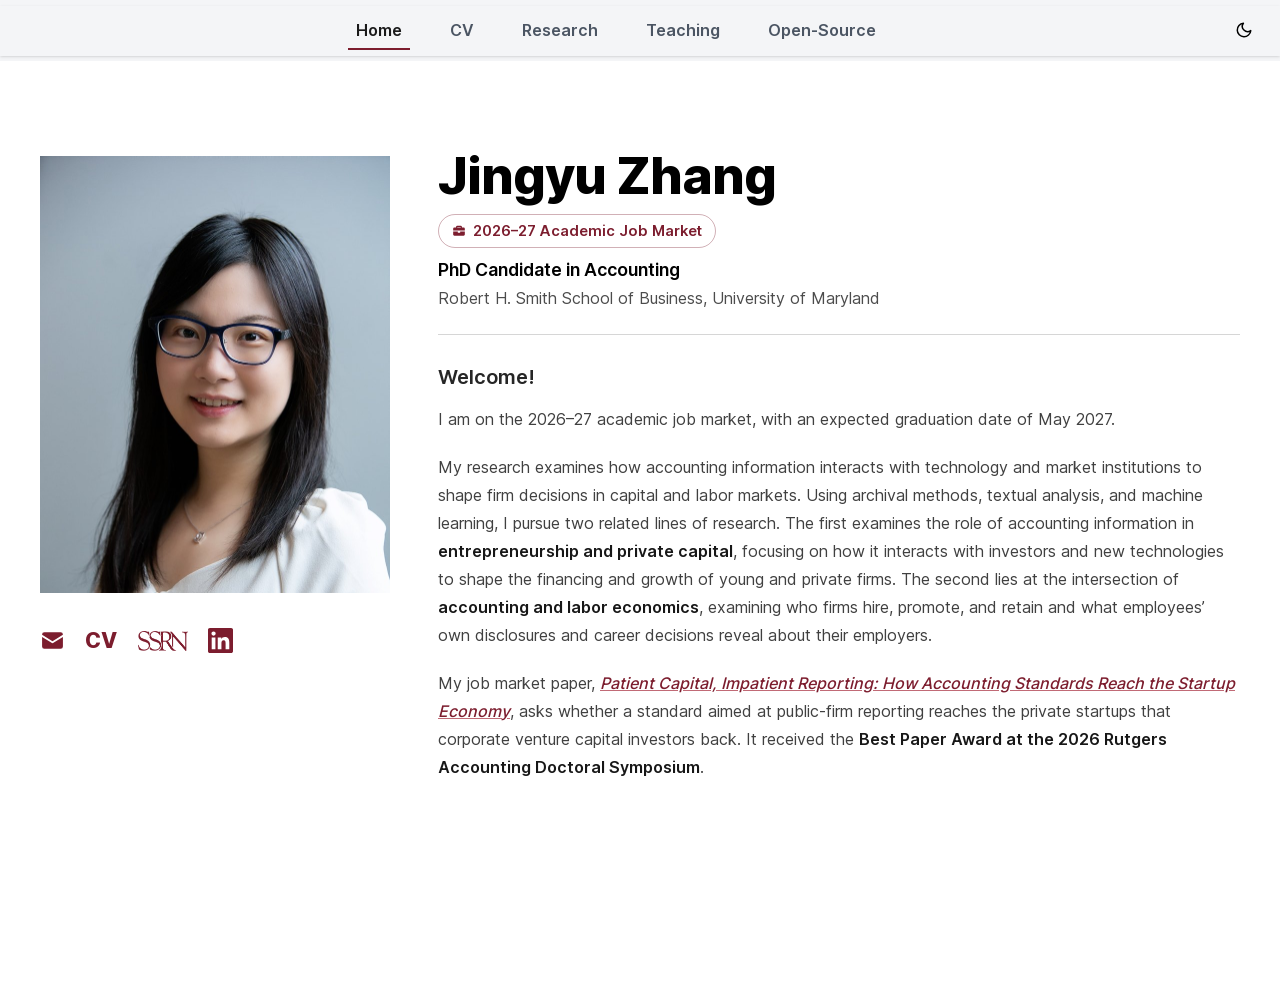
<file: index.html>
<!doctype html>
<!-- This site was created with Hugo Blox. https://hugoblox.com -->
<!-- Last Published: November 18, 2026 --><html lang="en-us" dir="ltr"
      data-wc-theme-default="light">
  
<head>
  <meta charset="utf-8" />
  <meta name="viewport" content="width=device-width, initial-scale=1" />
  <meta http-equiv="X-UA-Compatible" content="IE=edge" />
  <meta name="generator" content="Hugo Blox Builder 0.3.2" />

  
  












  
  
  
  
  
  

  

  
  
  
    
  
  <meta name="description" content="Jingyu Zhang, PhD candidate in accounting at the University of Maryland. Research on information and labor markets; entrepreneurship and private capital." />

  
  <link rel="alternate" hreflang="en-us" href="https://jingyuzhang.org/" />

  
  
  
  
    
    <link rel="stylesheet" href="/css/themes/red.min.css" />
  

  
  
    
    <link href="/dist/wc.min.05570f1deda629d4e2d77f73534a63aa04471f012db6735c59424372f467db85.css" rel="stylesheet" />
  

  
  
  

  
    
    <link href="/css/custom.min.edd1867327bd90035c74bfb3cfda4da65ae222c5b6920ffb6b8612948a6f936a.css" rel="stylesheet" />
  

  <script>
     
    window.hbb = {
       defaultTheme: document.documentElement.dataset.wcThemeDefault,
       setDarkTheme: () => {
        document.documentElement.classList.add("dark");
        document.documentElement.style.colorScheme = "dark";
      },
       setLightTheme: () => {
        document.documentElement.classList.remove("dark");
        document.documentElement.style.colorScheme = "light";
      }
    }

    console.debug(`Default Hugo Blox Builder theme is ${window.hbb.defaultTheme}`);

    if ("wc-color-theme" in localStorage) {
      localStorage.getItem("wc-color-theme") === "dark" ? window.hbb.setDarkTheme() : window.hbb.setLightTheme();
    } else {
      window.hbb.defaultTheme === "dark" ? window.hbb.setDarkTheme() : window.hbb.setLightTheme();
      if (window.hbb.defaultTheme === "system") {
        window.matchMedia("(prefers-color-scheme: dark)").matches ? window.hbb.setDarkTheme() : window.hbb.setLightTheme();
      }
    }
  </script>

  <script>
    
    document.addEventListener('DOMContentLoaded', function () {
      
      let checkboxes = document.querySelectorAll('li input[type=\'checkbox\'][disabled]');
      checkboxes.forEach(e => {
        e.parentElement.parentElement.classList.add('task-list');
      });

      
      const liNodes = document.querySelectorAll('.task-list li');
      liNodes.forEach(nodes => {
        let textNodes = Array.from(nodes.childNodes).filter(node => node.nodeType === 3 && node.textContent.trim().length > 1);
        if (textNodes.length > 0) {
          const span = document.createElement('label');
          textNodes[0].after(span);  
          span.appendChild(nodes.querySelector('input[type=\'checkbox\']'));
          span.appendChild(textNodes[0]);
        }
      });
    });
  </script>

  
  
  




































  
  
    <link rel="alternate" href="/index.xml" type="application/rss+xml" title="Jingyu Zhang" />
  

  
  <link rel="icon" type="image/png" href="/media/icon_hu_a5d3038cf5dd9ac7.png" />
  <link rel="apple-touch-icon" type="image/png" href="/media/icon_hu_e8f87e32b667d1a7.png" />

  <link rel="canonical" href="https://jingyuzhang.org/" />

  
  
  
  
  
  
  
  
    
    
  
  

  
  
    
  
  <meta property="twitter:card" content="summary" />
  
  <meta property="og:site_name" content="Jingyu Zhang" />
  <meta property="og:url" content="https://jingyuzhang.org/" />
  <meta property="og:title" content="Home | Jingyu Zhang" />
  <meta property="og:description" content="Jingyu Zhang, PhD candidate in accounting at the University of Maryland. Research on information and labor markets; entrepreneurship and private capital." /><meta property="og:image" content="https://jingyuzhang.org/media/icon_hu_8b792fc0bcdf6699.png" />
    <meta property="twitter:image" content="https://jingyuzhang.org/media/icon_hu_8b792fc0bcdf6699.png" /><meta property="og:locale" content="en-us" />
  
    
  

  

<script type="application/ld+json">
{
  "@context": "https://schema.org",
  "@type": "WebSite","url": "https://jingyuzhang.org/"
}
</script>


  


  <title>Home | Jingyu Zhang</title>

  
  
  
  
  
    
    
  
  
  <style>
    @font-face {
      font-family: 'Inter var';
      font-style: normal;
      font-weight: 100 900;
      font-display: swap;
      src: url(/dist/font/Inter.var.woff2) format(woff2);
    }
  </style>

  

  
  


  
  
  
  
  
  
  
  



















  
  
  
  
  
  
  
  <script
    defer
    src="/js/hugo-blox-en.min.47736f84e20cae1bb2224dc4605239689e913811575e32b5f86a700ee9d6529d.js"
    integrity="sha256-R3NvhOIMrhuyIk3EYFI5aJ6ROBFXXjK1&#43;GpwDunWUp0="
  ></script>

  
  








  
    
      
      



  

  
  
    <script defer src="https://cloud.umami.is/script.js"
            data-website-id="a2d2952b-00a5-4540-be77-1a033c7bfe99"
            data-domains="jingyuzhang.org"></script>
  

  
  

  
  


      
    
  




</head>

  <body class="dark:bg-hb-dark dark:text-white page-wrapper" id="top">
    <div id="page-bg"></div>
    <div class="page-header sticky top-0 z-30">
      
      
      
        
        
        
          <header id="site-header" class="header">
  <nav class="navbar px-3 flex justify-left">
    <div class="order-0 h-100">
      
      <a class="navbar-brand" href="/" title="Jingyu Zhang">
        
      </a>
    </div>
    
    <input id="nav-toggle" type="checkbox" class="hidden" />
    <label
      for="nav-toggle"
      class="order-3 cursor-pointer flex items-center lg:hidden text-dark dark:text-white lg:order-1">
      <svg id="show-button" class="h-6 fill-current block" viewBox="0 0 20 20">
        <title>Open Menu</title>
        <path d="M0 3h20v2H0V3z m0 6h20v2H0V9z m0 6h20v2H0V0z"></path>
      </svg>
      <svg id="hide-button" class="h-6 fill-current hidden" viewBox="0 0 20 20">
        <title>Close Menu</title>
        <polygon
          points="11 9 22 9 22 11 11 11 11 22 9 22 9 11 -2 11 -2 9 9 9 9 -2 11 -2"
          transform="rotate(45 10 10)"></polygon>
      </svg>
    </label>
    

    
    
    <ul
      id="nav-menu"
      class="navbar-nav order-3 hidden lg:flex w-full pb-6 lg:order-1 lg:w-auto lg:space-x-2 lg:pb-0 xl:space-x-8 justify-left
      ">
      
      
      
      
      
      
      <li class="nav-item">
        <a
          class="nav-link active"
          
          href="/"
        >Home</a
        >
      </li>
      
      
      
      
      
      
      <li class="nav-item">
        <a
          class="nav-link "
          
          href="/cv/"
        >CV</a
        >
      </li>
      
      
      
      
      
      
      <li class="nav-item">
        <a
          class="nav-link "
          
          href="/research/"
        >Research</a
        >
      </li>
      
      
      
      
      
      
      <li class="nav-item">
        <a
          class="nav-link "
          
          href="/teaching/"
        >Teaching</a
        >
      </li>
      
      
      
      
      
      
      <li class="nav-item">
        <a
          class="nav-link "
          
          href="/software/"
        >Open-Source</a
        >
      </li>
      
      
      
    </ul>

    <div class="order-1 ml-auto flex items-center md:order-2 lg:ml-0">

      
      
      

      
      
      <div class="px-3 text-black hover:text-primary-700 dark:text-white dark:hover:text-primary-300
            [&.active]:font-bold [&.active]:text-black/90 dark:[&.active]:text-white">
        <button class="theme-toggle mt-1" accesskey="t" title="appearance">
          <svg id="moon" xmlns="http://www.w3.org/2000/svg" width="24" height="18" viewBox="0 0 24 24"
               fill="none" stroke="currentColor" stroke-width="2" stroke-linecap="round"
               stroke-linejoin="round" class="dark:hidden">
            <path d="M21 12.79A9 9 0 1 1 11.21 3 7 7 0 0 0 21 12.79z"></path>
          </svg>
          <svg id="sun" xmlns="http://www.w3.org/2000/svg" width="24" height="18" viewBox="0 0 24 24"
               fill="none" stroke="currentColor" stroke-width="2" stroke-linecap="round"
               stroke-linejoin="round" class=" dark:block [&:not(dark)]:hidden">
            <circle cx="12" cy="12" r="5"></circle>
            <line x1="12" y1="1" x2="12" y2="3"></line>
            <line x1="12" y1="21" x2="12" y2="23"></line>
            <line x1="4.22" y1="4.22" x2="5.64" y2="5.64"></line>
            <line x1="18.36" y1="18.36" x2="19.78" y2="19.78"></line>
            <line x1="1" y1="12" x2="3" y2="12"></line>
            <line x1="21" y1="12" x2="23" y2="12"></line>
            <line x1="4.22" y1="19.78" x2="5.64" y2="18.36"></line>
            <line x1="18.36" y1="5.64" x2="19.78" y2="4.22"></line>
          </svg>
        </button>
      </div>
      

      
      

      
      
    </div>
  </nav>
</header>



        
      
    </div>
    <div class="page-body  my-10">
      
<style>
  .home-wrap {
     
    --photo-w: 350px;
    --photo-drop: 0.4rem;
    max-width: 78rem;
    margin: 0 auto;
    padding: 3rem 1.5rem 4rem;
    display: grid;
    grid-template-columns: var(--photo-w) 1fr;
    column-gap: 3rem;
     
    align-items: stretch;
  }

   
  .home-aside { display: flex; flex-direction: column; }
  .home-photo {
    display: block;
    width: 100%;
    height: auto;
     
    margin-top: var(--photo-drop);
    border-radius: 0;
  }
   
  .home-contact { margin-top: 0; padding-top: 1.1rem; font-size: .95rem; line-height: 1.9; }
  .home-contact .label {
    display: block;
    font-size: .95rem;
    font-weight: 700;
    letter-spacing: 0;
    text-transform: none;
    color: #7C1D2E;
    opacity: 1;
    margin-bottom: .3rem;
  }
   
  .home-contact a { text-decoration: none; }
  .home-contact a:hover { text-decoration: underline; }
   
   
  .home-links {
    margin-top: 1.1rem;
    display: flex;
    align-items: center;
     
    justify-content: flex-start;
    gap: 1.25rem;
    color: #7C1D2E;
  }
  .home-links a {
    display: inline-flex;
    align-items: center;
    gap: .3rem;
    color: inherit;
    text-decoration: none;
    line-height: 1;
  }
  .home-links a:hover { opacity: .7; }
  .home-links a svg { flex: 0 0 auto; }
   
  .home-links .ssrn-logo { display: block; height: 20px; width: auto; }
  .home-links .wordmark { font-size: 1.32rem; font-weight: 800; letter-spacing: .02em; line-height: 1; }

   
  .home-badge { margin: .7rem 0 .55rem; }
  .badge-pill {
    display: inline-flex;
    align-items: center;
    gap: .45rem;
    padding: .32rem .8rem;
    border: 1px solid rgba(124, 29, 46, .35);
    border-radius: 999px;
    color: #7C1D2E;
    font-size: .92rem;
    font-weight: 600;
    white-space: nowrap;
  }

   
  .home-name {
    margin: 0;
    font-size: 3.2rem;
    font-weight: 800;
    line-height: 1.05;
    letter-spacing: -0.02em;
  }
  .home-role { margin: .55rem 0 0; font-size: 1.1rem; font-weight: 600; }
  .home-affiliation { margin: .15rem 0 0; opacity: .7; }
   
  .home-rule {
    height: 1px;
    width: 100%;
    background: currentColor;
    opacity: .16;
    margin: 1.5rem 0 1.6rem;
  }
  .home-bio { max-width: none; }
  .home-bio.prose { max-width: none; }
  .home-bio > :first-child { margin-top: 0; }

  @media (max-width: 820px) {
    .home-wrap { grid-template-columns: 1fr; row-gap: 1.75rem; }
    .home-aside { max-width: 200px; }
    .home-contact { margin-top: 1rem; }
    .home-photo { margin-top: 0; }
    .home-name { font-size: 2.1rem; }
  }
</style>

<div class="home-wrap">

  <aside class="home-aside">
    
      <img class="home-photo" src="/media/avatar.jpg" alt="Jingyu Zhang">
    
    <div class="home-contact">
      <div class="home-links">
        <a href="mailto:jingyuz@umd.edu" title="Email" aria-label="Email"><svg viewBox="0 0 24 24" width="25" height="25" fill="currentColor" aria-hidden="true"><path d="M2 6.2A2.2 2.2 0 0 1 4.2 4h15.6A2.2 2.2 0 0 1 22 6.2v.35l-10 6.1-10-6.1V6.2Zm0 2.5V17.8A2.2 2.2 0 0 0 4.2 20h15.6a2.2 2.2 0 0 0 2.2-2.2V8.7l-9.48 5.78a1 1 0 0 1-1.04 0L2 8.7Z"/></svg></a>
        <a href="/cv/" title="Curriculum vitae"><span class="wordmark">CV</span></a>
        <a href="https://papers.ssrn.com/sol3/cf_dev/AbsByAuth.cfm?per_id=2905417" title="SSRN author page" aria-label="SSRN"><img class="ssrn-logo" src="/media/ssrn-maroon.png" alt="SSRN"></a>
        
        <a href="https://www.linkedin.com/in/jingyu-zhang-9448a97a/" title="LinkedIn"><svg viewBox="0 0 24 24" width="25" height="25" fill="currentColor" aria-hidden="true"><path d="M20.45 20.45h-3.56v-5.57c0-1.33-.03-3.04-1.85-3.04-1.85 0-2.14 1.45-2.14 2.94v5.67H9.35V9h3.41v1.56h.05c.48-.9 1.63-1.85 3.36-1.85 3.6 0 4.27 2.37 4.27 5.45v6.29ZM5.34 7.43a2.06 2.06 0 1 1 0-4.13 2.06 2.06 0 0 1 0 4.13ZM7.12 20.45H3.55V9h3.57v11.45ZM22.22 0H1.77C.79 0 0 .77 0 1.72v20.56C0 23.23.79 24 1.77 24h20.45c.98 0 1.78-.77 1.78-1.72V1.72C24 .77 23.2 0 22.22 0Z"/></svg></a>
      </div>
    </div>
  </aside>

  <div>
    <h1 class="home-name">Jingyu Zhang</h1>
    
      <p class="home-badge"><span class="badge-pill">
        <svg viewBox="0 0 24 24" width="14" height="14" fill="currentColor" aria-hidden="true"><path d="M9 3a2 2 0 0 0-2 2v1H4a2 2 0 0 0-2 2v3h20V8a2 2 0 0 0-2-2h-3V5a2 2 0 0 0-2-2H9Zm0 2h6v1H9V5ZM2 13v5a2 2 0 0 0 2 2h16a2 2 0 0 0 2-2v-5h-8v2h-4v-2H2Z"/></svg>2026–27 Academic Job Market</span></p>
    
    <p class="home-role">PhD Candidate in Accounting</p>
    <p class="home-affiliation">Robert H. Smith School of Business, University of Maryland</p>
    <div class="home-rule"></div>
    <div class="home-bio prose dark:prose-invert">
      <h3 id="welcome">Welcome!</h3>
<p>I am on the 2026–27 academic job market, with an expected graduation date of May 2027.</p>
<p>My research examines how accounting information interacts with technology and market institutions to shape firm decisions in capital and labor markets. Using archival methods, textual analysis, and machine learning, I pursue two related lines of research. The first examines the role of accounting information in <strong>entrepreneurship and private capital</strong>, focusing on how it interacts with investors and new technologies to shape the financing and growth of young and private firms. The second lies at the intersection of <strong>accounting and labor economics</strong>, examining who firms hire, promote, and retain and what employees&rsquo; own disclosures and career decisions reveal about their employers.</p>
<p>My job market paper, <a href="/research/"><em>Patient Capital, Impatient Reporting: How Accounting Standards Reach the Startup Economy</em></a>, asks whether a standard aimed at public-firm reporting reaches the private startups that corporate venture capital investors back. It received the <strong>Best Paper Award at the 2026 Rutgers Accounting Doctoral Symposium</strong>.</p>

    </div>
  </div>

</div>

    </div>
    <div class="page-footer">
      
<footer class="container mx-auto flex flex-col justify-items-center text-sm leading-6 mt-24 mb-4 text-slate-700 dark:text-slate-200">

  












  
  
  
  














  





</footer>

    </div>

    
    











  </body>
</html>
</file>
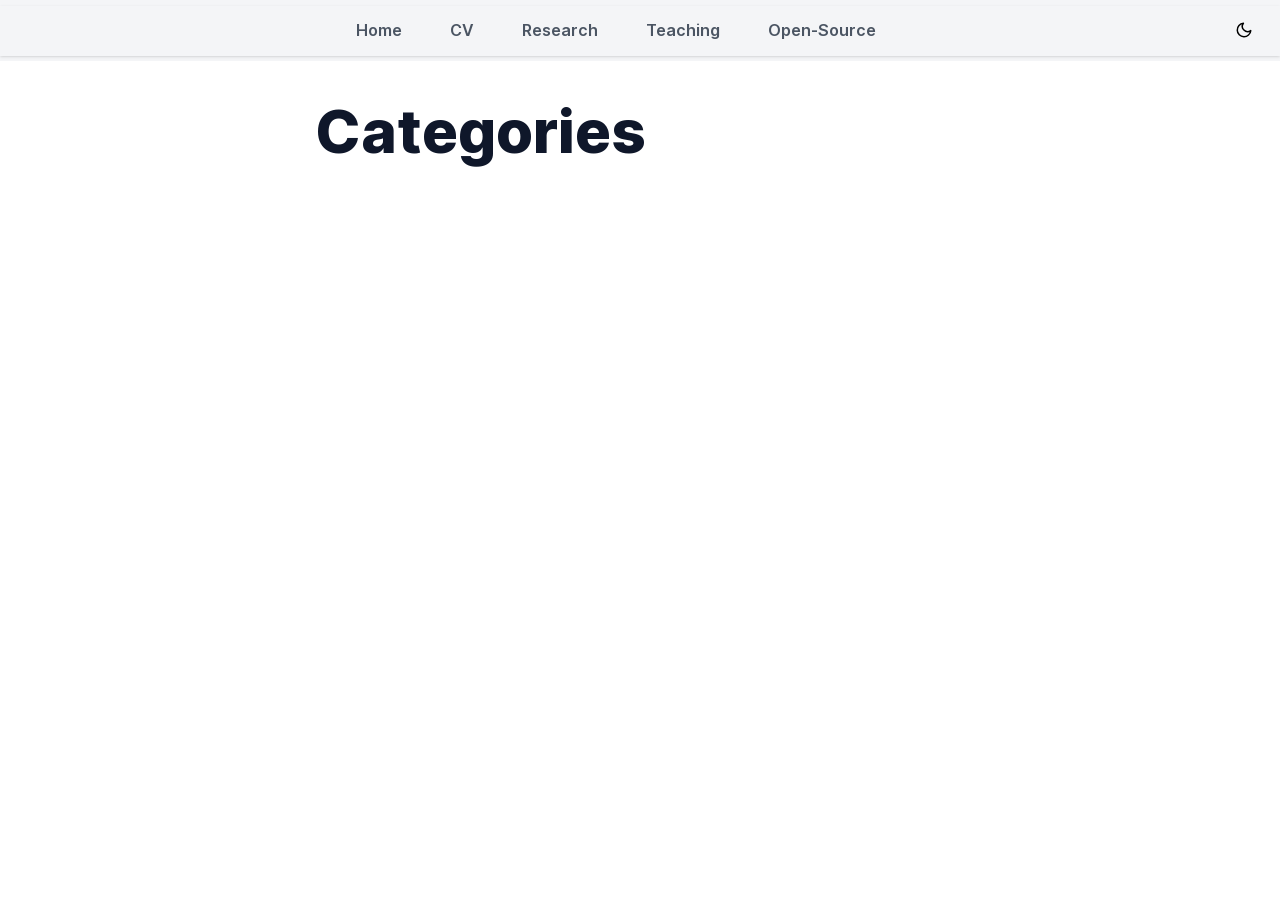
<file: categories/index.html>
<!doctype html>
<!-- This site was created with Hugo Blox. https://hugoblox.com -->
<!-- Last Published: November 18, 2026 --><html lang="en-us" dir="ltr"
      data-wc-theme-default="light">
  
<head>
  <meta charset="utf-8" />
  <meta name="viewport" content="width=device-width, initial-scale=1" />
  <meta http-equiv="X-UA-Compatible" content="IE=edge" />
  <meta name="generator" content="Hugo Blox Builder 0.3.2" />

  
  












  
  
  
  
  
  

  

  
  
  
    
  
  <meta name="description" content="Jingyu Zhang, PhD candidate in accounting at the University of Maryland. Research on information and labor markets; entrepreneurship and private capital." />

  
  <link rel="alternate" hreflang="en-us" href="https://jingyuzhang.org/categories/" />

  
  
  
  
    
    <link rel="stylesheet" href="/css/themes/red.min.css" />
  

  
  
    
    <link href="/dist/wc.min.05570f1deda629d4e2d77f73534a63aa04471f012db6735c59424372f467db85.css" rel="stylesheet" />
  

  
  
  

  
    
    <link href="/css/custom.min.edd1867327bd90035c74bfb3cfda4da65ae222c5b6920ffb6b8612948a6f936a.css" rel="stylesheet" />
  

  <script>
     
    window.hbb = {
       defaultTheme: document.documentElement.dataset.wcThemeDefault,
       setDarkTheme: () => {
        document.documentElement.classList.add("dark");
        document.documentElement.style.colorScheme = "dark";
      },
       setLightTheme: () => {
        document.documentElement.classList.remove("dark");
        document.documentElement.style.colorScheme = "light";
      }
    }

    console.debug(`Default Hugo Blox Builder theme is ${window.hbb.defaultTheme}`);

    if ("wc-color-theme" in localStorage) {
      localStorage.getItem("wc-color-theme") === "dark" ? window.hbb.setDarkTheme() : window.hbb.setLightTheme();
    } else {
      window.hbb.defaultTheme === "dark" ? window.hbb.setDarkTheme() : window.hbb.setLightTheme();
      if (window.hbb.defaultTheme === "system") {
        window.matchMedia("(prefers-color-scheme: dark)").matches ? window.hbb.setDarkTheme() : window.hbb.setLightTheme();
      }
    }
  </script>

  <script>
    
    document.addEventListener('DOMContentLoaded', function () {
      
      let checkboxes = document.querySelectorAll('li input[type=\'checkbox\'][disabled]');
      checkboxes.forEach(e => {
        e.parentElement.parentElement.classList.add('task-list');
      });

      
      const liNodes = document.querySelectorAll('.task-list li');
      liNodes.forEach(nodes => {
        let textNodes = Array.from(nodes.childNodes).filter(node => node.nodeType === 3 && node.textContent.trim().length > 1);
        if (textNodes.length > 0) {
          const span = document.createElement('label');
          textNodes[0].after(span);  
          span.appendChild(nodes.querySelector('input[type=\'checkbox\']'));
          span.appendChild(textNodes[0]);
        }
      });
    });
  </script>

  
  
  




































  
  
    <link rel="alternate" href="/categories/index.xml" type="application/rss+xml" title="Jingyu Zhang" />
  

  
  <link rel="icon" type="image/png" href="/media/icon_hu_a5d3038cf5dd9ac7.png" />
  <link rel="apple-touch-icon" type="image/png" href="/media/icon_hu_e8f87e32b667d1a7.png" />

  <link rel="canonical" href="https://jingyuzhang.org/categories/" />

  
  
  
  
  
  
  
  
    
    
  
  

  
  
    
    
  
  <meta property="twitter:card" content="summary" />
  
  <meta property="og:site_name" content="Jingyu Zhang" />
  <meta property="og:url" content="https://jingyuzhang.org/categories/" />
  <meta property="og:title" content="Categories | Jingyu Zhang" />
  <meta property="og:description" content="Jingyu Zhang, PhD candidate in accounting at the University of Maryland. Research on information and labor markets; entrepreneurship and private capital." /><meta property="og:image" content="https://jingyuzhang.org/media/icon_hu_8b792fc0bcdf6699.png" />
    <meta property="twitter:image" content="https://jingyuzhang.org/media/icon_hu_8b792fc0bcdf6699.png" /><meta property="og:locale" content="en-us" />
  
    
  

  




  <title>Categories | Jingyu Zhang</title>

  
  
  
  
  
    
    
  
  
  <style>
    @font-face {
      font-family: 'Inter var';
      font-style: normal;
      font-weight: 100 900;
      font-display: swap;
      src: url(/dist/font/Inter.var.woff2) format(woff2);
    }
  </style>

  

  
  


  
  
  
  
  
  
  
  



















  
  
  
  
  
  
  
  <script
    defer
    src="/js/hugo-blox-en.min.47736f84e20cae1bb2224dc4605239689e913811575e32b5f86a700ee9d6529d.js"
    integrity="sha256-R3NvhOIMrhuyIk3EYFI5aJ6ROBFXXjK1&#43;GpwDunWUp0="
  ></script>

  
  








  
    
      
      



  

  
  
    <script defer src="https://cloud.umami.is/script.js"
            data-website-id="a2d2952b-00a5-4540-be77-1a033c7bfe99"
            data-domains="jingyuzhang.org"></script>
  

  
  

  
  


      
    
  




</head>

  <body class="dark:bg-hb-dark dark:text-white page-wrapper" id="top">
    <div id="page-bg"></div>
    <div class="page-header sticky top-0 z-30">
      
      
      
        
        
        
          <header id="site-header" class="header">
  <nav class="navbar px-3 flex justify-left">
    <div class="order-0 h-100">
      
      <a class="navbar-brand" href="/" title="Jingyu Zhang">
        
      </a>
    </div>
    
    <input id="nav-toggle" type="checkbox" class="hidden" />
    <label
      for="nav-toggle"
      class="order-3 cursor-pointer flex items-center lg:hidden text-dark dark:text-white lg:order-1">
      <svg id="show-button" class="h-6 fill-current block" viewBox="0 0 20 20">
        <title>Open Menu</title>
        <path d="M0 3h20v2H0V3z m0 6h20v2H0V9z m0 6h20v2H0V0z"></path>
      </svg>
      <svg id="hide-button" class="h-6 fill-current hidden" viewBox="0 0 20 20">
        <title>Close Menu</title>
        <polygon
          points="11 9 22 9 22 11 11 11 11 22 9 22 9 11 -2 11 -2 9 9 9 9 -2 11 -2"
          transform="rotate(45 10 10)"></polygon>
      </svg>
    </label>
    

    
    
    <ul
      id="nav-menu"
      class="navbar-nav order-3 hidden lg:flex w-full pb-6 lg:order-1 lg:w-auto lg:space-x-2 lg:pb-0 xl:space-x-8 justify-left
      ">
      
      
      
      
      
      
      <li class="nav-item">
        <a
          class="nav-link "
          
          href="/"
        >Home</a
        >
      </li>
      
      
      
      
      
      
      <li class="nav-item">
        <a
          class="nav-link "
          
          href="/cv/"
        >CV</a
        >
      </li>
      
      
      
      
      
      
      <li class="nav-item">
        <a
          class="nav-link "
          
          href="/research/"
        >Research</a
        >
      </li>
      
      
      
      
      
      
      <li class="nav-item">
        <a
          class="nav-link "
          
          href="/teaching/"
        >Teaching</a
        >
      </li>
      
      
      
      
      
      
      <li class="nav-item">
        <a
          class="nav-link "
          
          href="/software/"
        >Open-Source</a
        >
      </li>
      
      
      
    </ul>

    <div class="order-1 ml-auto flex items-center md:order-2 lg:ml-0">

      
      
      

      
      
      <div class="px-3 text-black hover:text-primary-700 dark:text-white dark:hover:text-primary-300
            [&.active]:font-bold [&.active]:text-black/90 dark:[&.active]:text-white">
        <button class="theme-toggle mt-1" accesskey="t" title="appearance">
          <svg id="moon" xmlns="http://www.w3.org/2000/svg" width="24" height="18" viewBox="0 0 24 24"
               fill="none" stroke="currentColor" stroke-width="2" stroke-linecap="round"
               stroke-linejoin="round" class="dark:hidden">
            <path d="M21 12.79A9 9 0 1 1 11.21 3 7 7 0 0 0 21 12.79z"></path>
          </svg>
          <svg id="sun" xmlns="http://www.w3.org/2000/svg" width="24" height="18" viewBox="0 0 24 24"
               fill="none" stroke="currentColor" stroke-width="2" stroke-linecap="round"
               stroke-linejoin="round" class=" dark:block [&:not(dark)]:hidden">
            <circle cx="12" cy="12" r="5"></circle>
            <line x1="12" y1="1" x2="12" y2="3"></line>
            <line x1="12" y1="21" x2="12" y2="23"></line>
            <line x1="4.22" y1="4.22" x2="5.64" y2="5.64"></line>
            <line x1="18.36" y1="18.36" x2="19.78" y2="19.78"></line>
            <line x1="1" y1="12" x2="3" y2="12"></line>
            <line x1="21" y1="12" x2="23" y2="12"></line>
            <line x1="4.22" y1="19.78" x2="5.64" y2="18.36"></line>
            <line x1="18.36" y1="5.64" x2="19.78" y2="4.22"></line>
          </svg>
        </button>
      </div>
      

      
      

      
      
    </div>
  </nav>
</header>



        
      
    </div>
    <div class="page-body  my-10">
      

<div class="max-w-prose mx-auto flex justify-left">
  <article class="prose prose-slate lg:prose-xl dark:prose-invert max-w-none">
    <h1 class="lg:text-6xl !mb-4">Categories</h1>
    
  </article>
</div>

<div class="max-w-prose mx-auto my-5">

  <div class="flex flex-row gap-6 flex-wrap">
  </div>

</div>
    </div>
    <div class="page-footer">
      
<footer class="container mx-auto flex flex-col justify-items-center text-sm leading-6 mt-24 mb-4 text-slate-700 dark:text-slate-200">

  












  
  
  
  














  





</footer>

    </div>

    
    











  </body>
</html>
</file>
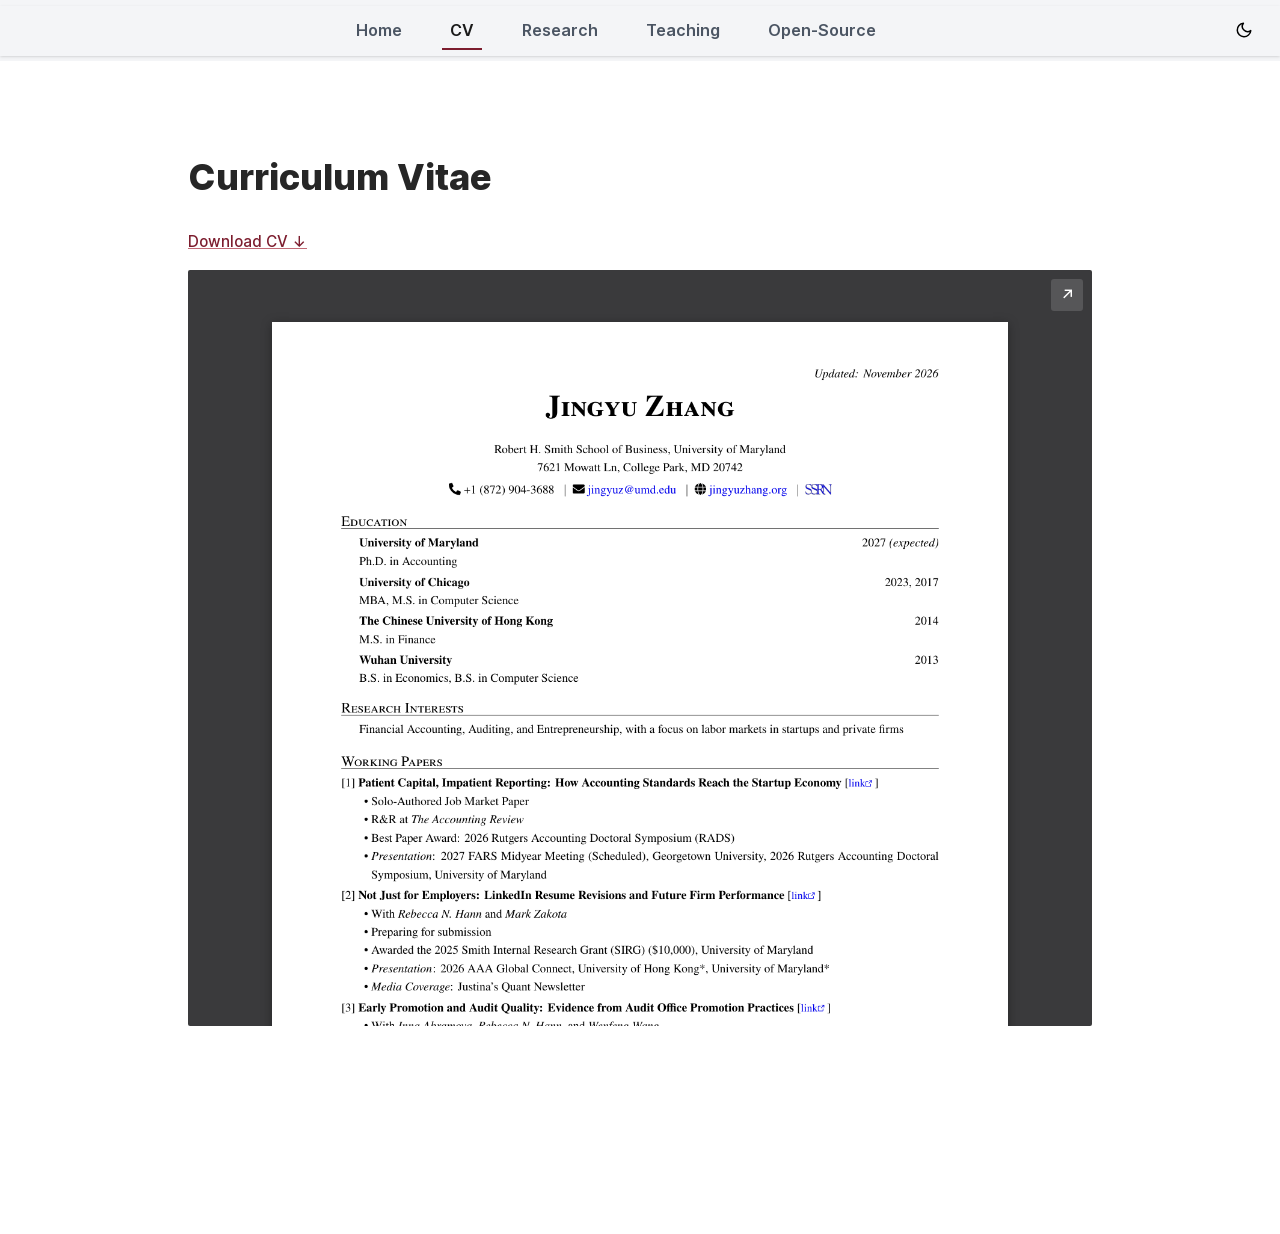
<file: cv/index.html>
<!doctype html>
<!-- This site was created with Hugo Blox. https://hugoblox.com -->
<!-- Last Published: November 18, 2026 --><html lang="en-us" dir="ltr"
      data-wc-theme-default="light">
  
<head>
  <meta charset="utf-8" />
  <meta name="viewport" content="width=device-width, initial-scale=1" />
  <meta http-equiv="X-UA-Compatible" content="IE=edge" />
  <meta name="generator" content="Hugo Blox Builder 0.3.2" />

  
  












  
  
  
  
  
  

  

  
  
  
    
  
  <meta name="description" content="Jingyu Zhang, PhD candidate in accounting at the University of Maryland. Research on information and labor markets; entrepreneurship and private capital." />

  
  <link rel="alternate" hreflang="en-us" href="https://jingyuzhang.org/cv/" />

  
  
  
  
    
    <link rel="stylesheet" href="/css/themes/red.min.css" />
  

  
  
    
    <link href="/dist/wc.min.05570f1deda629d4e2d77f73534a63aa04471f012db6735c59424372f467db85.css" rel="stylesheet" />
  

  
  
  

  
    
    <link href="/css/custom.min.edd1867327bd90035c74bfb3cfda4da65ae222c5b6920ffb6b8612948a6f936a.css" rel="stylesheet" />
  

  <script>
     
    window.hbb = {
       defaultTheme: document.documentElement.dataset.wcThemeDefault,
       setDarkTheme: () => {
        document.documentElement.classList.add("dark");
        document.documentElement.style.colorScheme = "dark";
      },
       setLightTheme: () => {
        document.documentElement.classList.remove("dark");
        document.documentElement.style.colorScheme = "light";
      }
    }

    console.debug(`Default Hugo Blox Builder theme is ${window.hbb.defaultTheme}`);

    if ("wc-color-theme" in localStorage) {
      localStorage.getItem("wc-color-theme") === "dark" ? window.hbb.setDarkTheme() : window.hbb.setLightTheme();
    } else {
      window.hbb.defaultTheme === "dark" ? window.hbb.setDarkTheme() : window.hbb.setLightTheme();
      if (window.hbb.defaultTheme === "system") {
        window.matchMedia("(prefers-color-scheme: dark)").matches ? window.hbb.setDarkTheme() : window.hbb.setLightTheme();
      }
    }
  </script>

  <script>
    
    document.addEventListener('DOMContentLoaded', function () {
      
      let checkboxes = document.querySelectorAll('li input[type=\'checkbox\'][disabled]');
      checkboxes.forEach(e => {
        e.parentElement.parentElement.classList.add('task-list');
      });

      
      const liNodes = document.querySelectorAll('.task-list li');
      liNodes.forEach(nodes => {
        let textNodes = Array.from(nodes.childNodes).filter(node => node.nodeType === 3 && node.textContent.trim().length > 1);
        if (textNodes.length > 0) {
          const span = document.createElement('label');
          textNodes[0].after(span);  
          span.appendChild(nodes.querySelector('input[type=\'checkbox\']'));
          span.appendChild(textNodes[0]);
        }
      });
    });
  </script>

  
  
  




































  
  
    <link rel="alternate" href="/cv/index.xml" type="application/rss+xml" title="Jingyu Zhang" />
  

  
  <link rel="icon" type="image/png" href="/media/icon_hu_a5d3038cf5dd9ac7.png" />
  <link rel="apple-touch-icon" type="image/png" href="/media/icon_hu_e8f87e32b667d1a7.png" />

  <link rel="canonical" href="https://jingyuzhang.org/cv/" />

  
  
  
  
  
  
  
  
    
    
  
  

  
  
    
    
  
  <meta property="twitter:card" content="summary" />
  
  <meta property="og:site_name" content="Jingyu Zhang" />
  <meta property="og:url" content="https://jingyuzhang.org/cv/" />
  <meta property="og:title" content="Curriculum Vitae | Jingyu Zhang" />
  <meta property="og:description" content="Jingyu Zhang, PhD candidate in accounting at the University of Maryland. Research on information and labor markets; entrepreneurship and private capital." /><meta property="og:image" content="https://jingyuzhang.org/media/icon_hu_8b792fc0bcdf6699.png" />
    <meta property="twitter:image" content="https://jingyuzhang.org/media/icon_hu_8b792fc0bcdf6699.png" /><meta property="og:locale" content="en-us" />
  
    
  

  




  <title>Curriculum Vitae | Jingyu Zhang</title>

  
  
  
  
  
    
    
  
  
  <style>
    @font-face {
      font-family: 'Inter var';
      font-style: normal;
      font-weight: 100 900;
      font-display: swap;
      src: url(/dist/font/Inter.var.woff2) format(woff2);
    }
  </style>

  

  
  


  
  
  
  
  
  
  
  



















  
  
  
  
  
  
  
  <script
    defer
    src="/js/hugo-blox-en.min.47736f84e20cae1bb2224dc4605239689e913811575e32b5f86a700ee9d6529d.js"
    integrity="sha256-R3NvhOIMrhuyIk3EYFI5aJ6ROBFXXjK1&#43;GpwDunWUp0="
  ></script>

  
  








  
    
      
      



  

  
  
    <script defer src="https://cloud.umami.is/script.js"
            data-website-id="a2d2952b-00a5-4540-be77-1a033c7bfe99"
            data-domains="jingyuzhang.org"></script>
  

  
  

  
  


      
    
  




</head>

  <body class="dark:bg-hb-dark dark:text-white page-wrapper" id="top">
    <div id="page-bg"></div>
    <div class="page-header sticky top-0 z-30">
      
      
      
        
        
        
          <header id="site-header" class="header">
  <nav class="navbar px-3 flex justify-left">
    <div class="order-0 h-100">
      
      <a class="navbar-brand" href="/" title="Jingyu Zhang">
        
      </a>
    </div>
    
    <input id="nav-toggle" type="checkbox" class="hidden" />
    <label
      for="nav-toggle"
      class="order-3 cursor-pointer flex items-center lg:hidden text-dark dark:text-white lg:order-1">
      <svg id="show-button" class="h-6 fill-current block" viewBox="0 0 20 20">
        <title>Open Menu</title>
        <path d="M0 3h20v2H0V3z m0 6h20v2H0V9z m0 6h20v2H0V0z"></path>
      </svg>
      <svg id="hide-button" class="h-6 fill-current hidden" viewBox="0 0 20 20">
        <title>Close Menu</title>
        <polygon
          points="11 9 22 9 22 11 11 11 11 22 9 22 9 11 -2 11 -2 9 9 9 9 -2 11 -2"
          transform="rotate(45 10 10)"></polygon>
      </svg>
    </label>
    

    
    
    <ul
      id="nav-menu"
      class="navbar-nav order-3 hidden lg:flex w-full pb-6 lg:order-1 lg:w-auto lg:space-x-2 lg:pb-0 xl:space-x-8 justify-left
      ">
      
      
      
      
      
      
      <li class="nav-item">
        <a
          class="nav-link "
          
          href="/"
        >Home</a
        >
      </li>
      
      
      
      
      
      
      <li class="nav-item">
        <a
          class="nav-link active"
          
          href="/cv/"
        >CV</a
        >
      </li>
      
      
      
      
      
      
      <li class="nav-item">
        <a
          class="nav-link "
          
          href="/research/"
        >Research</a
        >
      </li>
      
      
      
      
      
      
      <li class="nav-item">
        <a
          class="nav-link "
          
          href="/teaching/"
        >Teaching</a
        >
      </li>
      
      
      
      
      
      
      <li class="nav-item">
        <a
          class="nav-link "
          
          href="/software/"
        >Open-Source</a
        >
      </li>
      
      
      
    </ul>

    <div class="order-1 ml-auto flex items-center md:order-2 lg:ml-0">

      
      
      

      
      
      <div class="px-3 text-black hover:text-primary-700 dark:text-white dark:hover:text-primary-300
            [&.active]:font-bold [&.active]:text-black/90 dark:[&.active]:text-white">
        <button class="theme-toggle mt-1" accesskey="t" title="appearance">
          <svg id="moon" xmlns="http://www.w3.org/2000/svg" width="24" height="18" viewBox="0 0 24 24"
               fill="none" stroke="currentColor" stroke-width="2" stroke-linecap="round"
               stroke-linejoin="round" class="dark:hidden">
            <path d="M21 12.79A9 9 0 1 1 11.21 3 7 7 0 0 0 21 12.79z"></path>
          </svg>
          <svg id="sun" xmlns="http://www.w3.org/2000/svg" width="24" height="18" viewBox="0 0 24 24"
               fill="none" stroke="currentColor" stroke-width="2" stroke-linecap="round"
               stroke-linejoin="round" class=" dark:block [&:not(dark)]:hidden">
            <circle cx="12" cy="12" r="5"></circle>
            <line x1="12" y1="1" x2="12" y2="3"></line>
            <line x1="12" y1="21" x2="12" y2="23"></line>
            <line x1="4.22" y1="4.22" x2="5.64" y2="5.64"></line>
            <line x1="18.36" y1="18.36" x2="19.78" y2="19.78"></line>
            <line x1="1" y1="12" x2="3" y2="12"></line>
            <line x1="21" y1="12" x2="23" y2="12"></line>
            <line x1="4.22" y1="19.78" x2="5.64" y2="18.36"></line>
            <line x1="18.36" y1="5.64" x2="19.78" y2="4.22"></line>
          </svg>
        </button>
      </div>
      

      
      

      
      
    </div>
  </nav>
</header>



        
      
    </div>
    <div class="page-body  my-10">
      
<article class="page-wrap prose dark:prose-invert">
  <h1>Curriculum Vitae</h1>
  

  <p class="cv-above"><a href="/uploads/cv_jingyuzhang.pdf" download>Download CV &#8595;</a></p>

  <div class="cv-viewer">
    <div class="cv-scroll">
      
      
      
        
          <div class="cv-page">
            <img src="/media/cv/page-01.png?v=b0d9139c38" alt="Curriculum vitae page 1" loading="lazy">
            
              
                
                  <a class="cv-hit" href="mailto:jingyuz@umd.edu" target="_blank" rel="noopener"
                     style="left:42.723%;top:16.747999999999998%;width:12.361%;height:1.667%"></a>
                
                  <a class="cv-hit" href="http://jingyuzhang.org/" target="_blank" rel="noopener"
                     style="left:59.228%;top:16.747999999999998%;width:10.926%;height:1.667%"></a>
                
                  <a class="cv-hit" href="https://papers.ssrn.com/sol3/cf_dev/AbsByAuth.cfm?per_id=2905417" target="_blank" rel="noopener"
                     style="left:72.316%;top:16.747999999999998%;width:3.83%;height:1.667%"></a>
                
                  <a class="cv-hit" href="https://papers.ssrn.com/sol3/papers.cfm?abstract_id=7317958" target="_blank" rel="noopener"
                     style="left:78.175%;top:47.771%;width:3.869%;height:1.366%"></a>
                
                  <a class="cv-hit" href="https://papers.ssrn.com/sol3/papers.cfm?abstract_id=6637079" target="_blank" rel="noopener"
                     style="left:70.39999999999999%;top:59.555%;width:3.869%;height:1.365%"></a>
                
                  <a class="cv-hit" href="https://papers.ssrn.com/sol3/papers.cfm?abstract_id=5600852" target="_blank" rel="noopener"
                     style="left:71.698%;top:71.339%;width:3.869%;height:1.366%"></a>
                
              
            
          </div>
        
      
        
          <div class="cv-page">
            <img src="/media/cv/page-02.png?v=b0d9139c38" alt="Curriculum vitae page 2" loading="lazy">
            
              
                
              
            
          </div>
        
      
        
          <div class="cv-page">
            <img src="/media/cv/page-03.png?v=b0d9139c38" alt="Curriculum vitae page 3" loading="lazy">
            
              
                
                  <a class="cv-hit" href="https://pypi.org/project/wrds2pg/" target="_blank" rel="noopener"
                     style="left:82.697%;top:45.168%;width:3.869%;height:1.392%"></a>
                
                  <a class="cv-hit" href="mailto:rhann@umd.edu" target="_blank" rel="noopener"
                     style="left:11.691%;top:70.894%;width:11.183%;height:1.135%"></a>
                
                  <a class="cv-hit" href="mailto:philip.berger@chicagobooth.edu" target="_blank" rel="noopener"
                     style="left:56.338%;top:70.894%;width:21.628%;height:1.392%"></a>
                
                  <a class="cv-hit" href="mailto:mkimbrou@umd.edu" target="_blank" rel="noopener"
                     style="left:11.691%;top:78.314%;width:14.26%;height:1.135%"></a>
                
                  <a class="cv-hit" href="mailto:anastasia.zakolyukina@baruch.cuny.edu" target="_blank" rel="noopener"
                     style="left:56.338%;top:78.314%;width:26.548%;height:1.392%"></a>
                
                  <a class="cv-hit" href="mailto:mzakota@umd.edu" target="_blank" rel="noopener"
                     style="left:11.691%;top:85.715%;width:12.943%;height:1.135%"></a>
                
              
            
          </div>
        
      
    </div>
    <a class="cv-open" href="/uploads/cv_jingyuzhang.pdf" target="_blank" rel="noopener"
       title="Open the PDF in a new tab" aria-label="Open the PDF in a new tab">&#8599;</a>
  </div>
</article>

    </div>
    <div class="page-footer">
      
<footer class="container mx-auto flex flex-col justify-items-center text-sm leading-6 mt-24 mb-4 text-slate-700 dark:text-slate-200">

  












  
  
  
  














  





</footer>

    </div>

    
    











  </body>
</html>
</file>
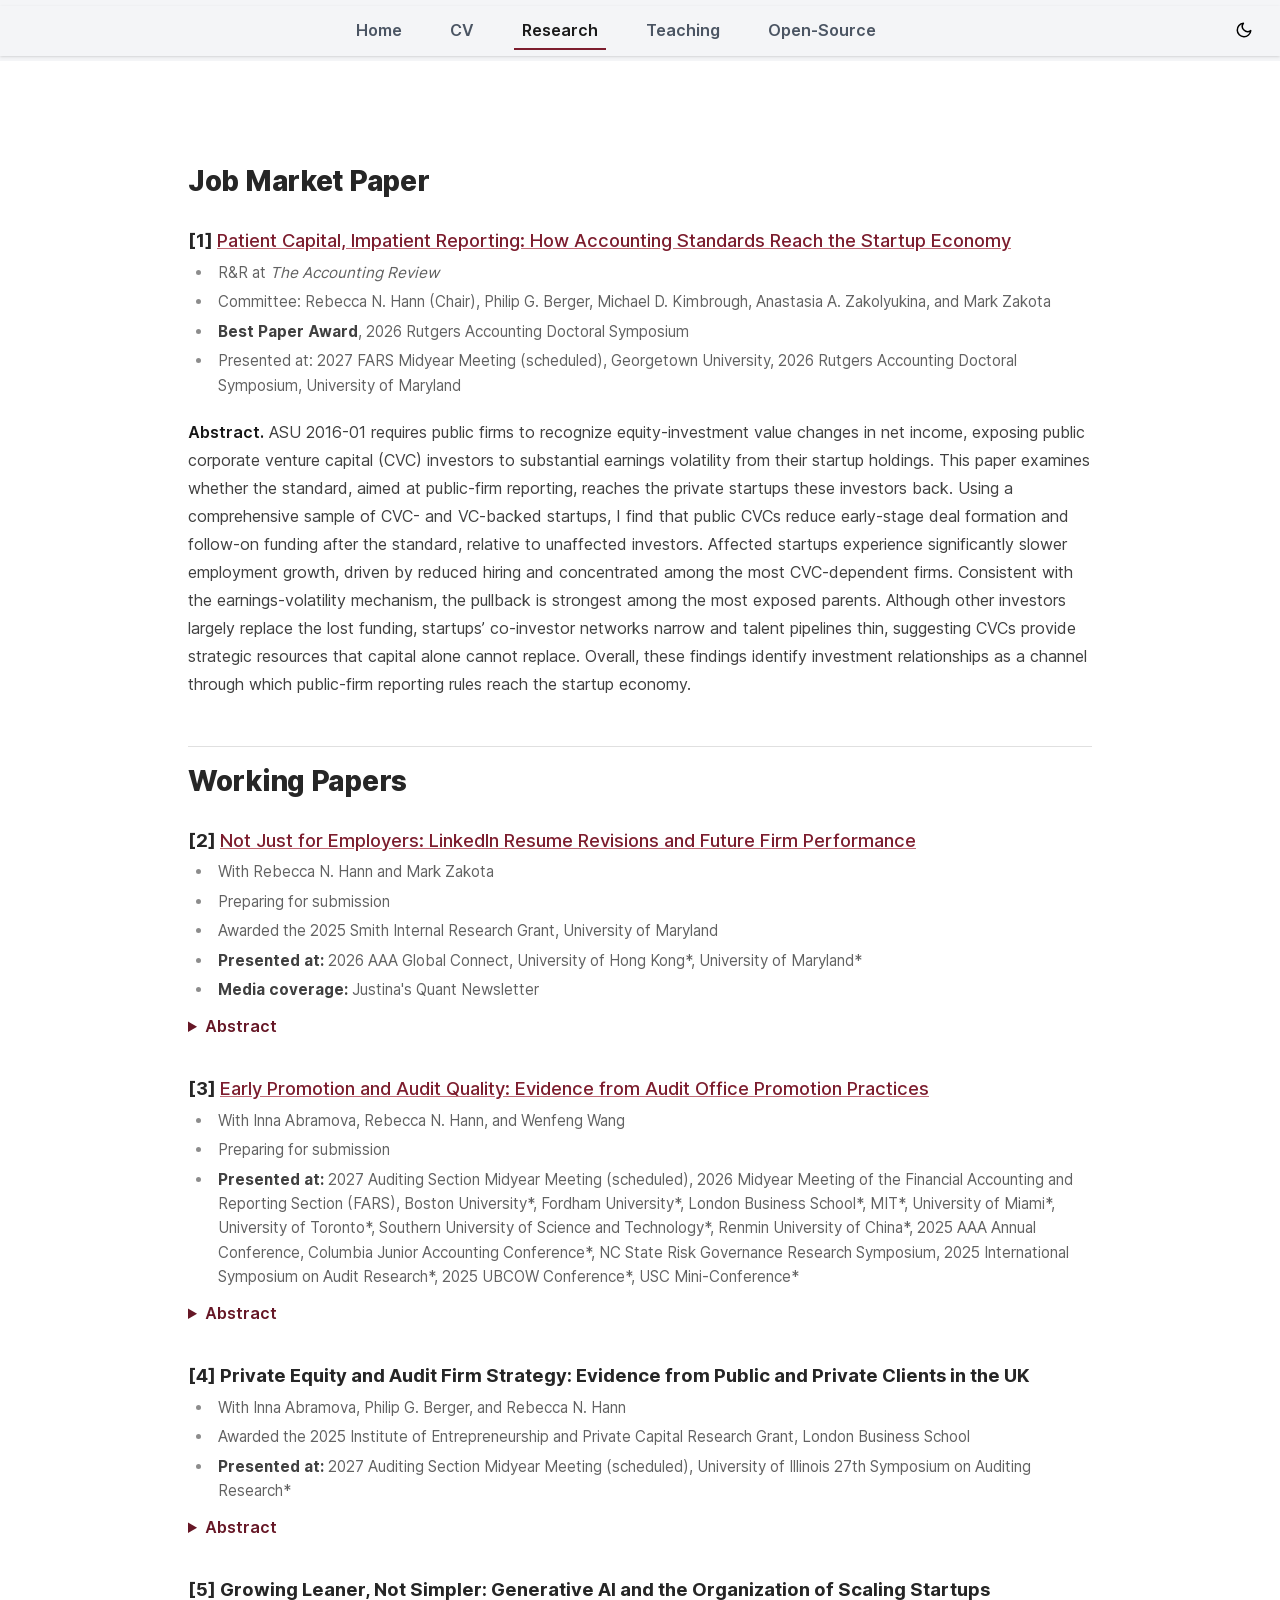
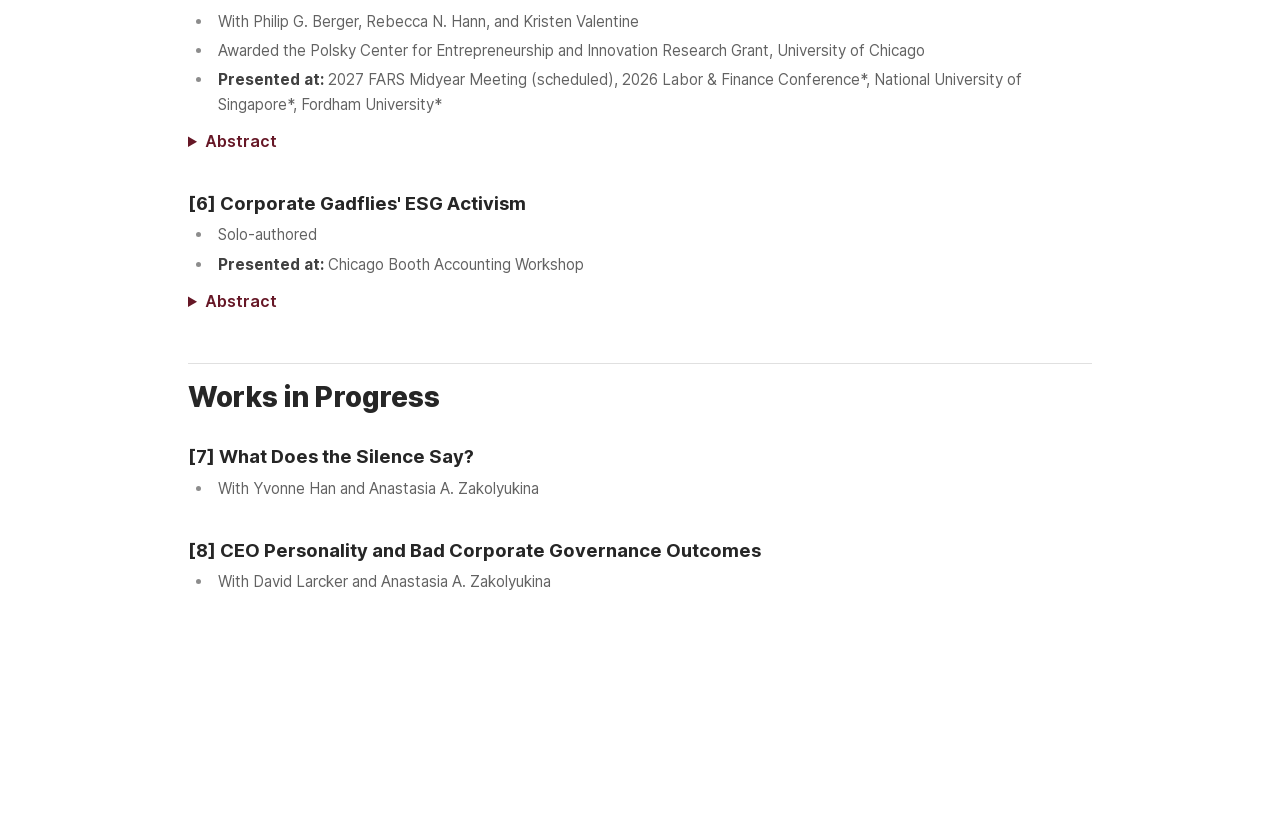
<file: research/index.html>
<!doctype html>
<!-- This site was created with Hugo Blox. https://hugoblox.com -->
<!-- Last Published: November 18, 2026 --><html lang="en-us" dir="ltr"
      data-wc-theme-default="light">
  
<head>
  <meta charset="utf-8" />
  <meta name="viewport" content="width=device-width, initial-scale=1" />
  <meta http-equiv="X-UA-Compatible" content="IE=edge" />
  <meta name="generator" content="Hugo Blox Builder 0.3.2" />

  
  












  
  
  
  
  
  

  

  
  
  
    
  
  <meta name="description" content="Jingyu Zhang, PhD candidate in accounting at the University of Maryland. Research on information and labor markets; entrepreneurship and private capital." />

  
  <link rel="alternate" hreflang="en-us" href="https://jingyuzhang.org/research/" />

  
  
  
  
    
    <link rel="stylesheet" href="/css/themes/red.min.css" />
  

  
  
    
    <link href="/dist/wc.min.05570f1deda629d4e2d77f73534a63aa04471f012db6735c59424372f467db85.css" rel="stylesheet" />
  

  
  
  

  
    
    <link href="/css/custom.min.edd1867327bd90035c74bfb3cfda4da65ae222c5b6920ffb6b8612948a6f936a.css" rel="stylesheet" />
  

  <script>
     
    window.hbb = {
       defaultTheme: document.documentElement.dataset.wcThemeDefault,
       setDarkTheme: () => {
        document.documentElement.classList.add("dark");
        document.documentElement.style.colorScheme = "dark";
      },
       setLightTheme: () => {
        document.documentElement.classList.remove("dark");
        document.documentElement.style.colorScheme = "light";
      }
    }

    console.debug(`Default Hugo Blox Builder theme is ${window.hbb.defaultTheme}`);

    if ("wc-color-theme" in localStorage) {
      localStorage.getItem("wc-color-theme") === "dark" ? window.hbb.setDarkTheme() : window.hbb.setLightTheme();
    } else {
      window.hbb.defaultTheme === "dark" ? window.hbb.setDarkTheme() : window.hbb.setLightTheme();
      if (window.hbb.defaultTheme === "system") {
        window.matchMedia("(prefers-color-scheme: dark)").matches ? window.hbb.setDarkTheme() : window.hbb.setLightTheme();
      }
    }
  </script>

  <script>
    
    document.addEventListener('DOMContentLoaded', function () {
      
      let checkboxes = document.querySelectorAll('li input[type=\'checkbox\'][disabled]');
      checkboxes.forEach(e => {
        e.parentElement.parentElement.classList.add('task-list');
      });

      
      const liNodes = document.querySelectorAll('.task-list li');
      liNodes.forEach(nodes => {
        let textNodes = Array.from(nodes.childNodes).filter(node => node.nodeType === 3 && node.textContent.trim().length > 1);
        if (textNodes.length > 0) {
          const span = document.createElement('label');
          textNodes[0].after(span);  
          span.appendChild(nodes.querySelector('input[type=\'checkbox\']'));
          span.appendChild(textNodes[0]);
        }
      });
    });
  </script>

  
  
  




































  
  
    <link rel="alternate" href="/research/index.xml" type="application/rss+xml" title="Jingyu Zhang" />
  

  
  <link rel="icon" type="image/png" href="/media/icon_hu_a5d3038cf5dd9ac7.png" />
  <link rel="apple-touch-icon" type="image/png" href="/media/icon_hu_e8f87e32b667d1a7.png" />

  <link rel="canonical" href="https://jingyuzhang.org/research/" />

  
  
  
  
  
  
  
  
    
    
  
  

  
  
    
    
  
  <meta property="twitter:card" content="summary" />
  
  <meta property="og:site_name" content="Jingyu Zhang" />
  <meta property="og:url" content="https://jingyuzhang.org/research/" />
  <meta property="og:title" content="Research | Jingyu Zhang" />
  <meta property="og:description" content="Jingyu Zhang, PhD candidate in accounting at the University of Maryland. Research on information and labor markets; entrepreneurship and private capital." /><meta property="og:image" content="https://jingyuzhang.org/media/icon_hu_8b792fc0bcdf6699.png" />
    <meta property="twitter:image" content="https://jingyuzhang.org/media/icon_hu_8b792fc0bcdf6699.png" /><meta property="og:locale" content="en-us" />
  
    
  

  




  <title>Research | Jingyu Zhang</title>

  
  
  
  
  
    
    
  
  
  <style>
    @font-face {
      font-family: 'Inter var';
      font-style: normal;
      font-weight: 100 900;
      font-display: swap;
      src: url(/dist/font/Inter.var.woff2) format(woff2);
    }
  </style>

  

  
  


  
  
  
  
  
  
  
  



















  
  
  
  
  
  
  
  <script
    defer
    src="/js/hugo-blox-en.min.47736f84e20cae1bb2224dc4605239689e913811575e32b5f86a700ee9d6529d.js"
    integrity="sha256-R3NvhOIMrhuyIk3EYFI5aJ6ROBFXXjK1&#43;GpwDunWUp0="
  ></script>

  
  








  
    
      
      



  

  
  
    <script defer src="https://cloud.umami.is/script.js"
            data-website-id="a2d2952b-00a5-4540-be77-1a033c7bfe99"
            data-domains="jingyuzhang.org"></script>
  

  
  

  
  


      
    
  




</head>

  <body class="dark:bg-hb-dark dark:text-white page-wrapper" id="top">
    <div id="page-bg"></div>
    <div class="page-header sticky top-0 z-30">
      
      
      
        
        
        
          <header id="site-header" class="header">
  <nav class="navbar px-3 flex justify-left">
    <div class="order-0 h-100">
      
      <a class="navbar-brand" href="/" title="Jingyu Zhang">
        
      </a>
    </div>
    
    <input id="nav-toggle" type="checkbox" class="hidden" />
    <label
      for="nav-toggle"
      class="order-3 cursor-pointer flex items-center lg:hidden text-dark dark:text-white lg:order-1">
      <svg id="show-button" class="h-6 fill-current block" viewBox="0 0 20 20">
        <title>Open Menu</title>
        <path d="M0 3h20v2H0V3z m0 6h20v2H0V9z m0 6h20v2H0V0z"></path>
      </svg>
      <svg id="hide-button" class="h-6 fill-current hidden" viewBox="0 0 20 20">
        <title>Close Menu</title>
        <polygon
          points="11 9 22 9 22 11 11 11 11 22 9 22 9 11 -2 11 -2 9 9 9 9 -2 11 -2"
          transform="rotate(45 10 10)"></polygon>
      </svg>
    </label>
    

    
    
    <ul
      id="nav-menu"
      class="navbar-nav order-3 hidden lg:flex w-full pb-6 lg:order-1 lg:w-auto lg:space-x-2 lg:pb-0 xl:space-x-8 justify-left
      ">
      
      
      
      
      
      
      <li class="nav-item">
        <a
          class="nav-link "
          
          href="/"
        >Home</a
        >
      </li>
      
      
      
      
      
      
      <li class="nav-item">
        <a
          class="nav-link "
          
          href="/cv/"
        >CV</a
        >
      </li>
      
      
      
      
      
      
      <li class="nav-item">
        <a
          class="nav-link active"
          
          href="/research/"
        >Research</a
        >
      </li>
      
      
      
      
      
      
      <li class="nav-item">
        <a
          class="nav-link "
          
          href="/teaching/"
        >Teaching</a
        >
      </li>
      
      
      
      
      
      
      <li class="nav-item">
        <a
          class="nav-link "
          
          href="/software/"
        >Open-Source</a
        >
      </li>
      
      
      
    </ul>

    <div class="order-1 ml-auto flex items-center md:order-2 lg:ml-0">

      
      
      

      
      
      <div class="px-3 text-black hover:text-primary-700 dark:text-white dark:hover:text-primary-300
            [&.active]:font-bold [&.active]:text-black/90 dark:[&.active]:text-white">
        <button class="theme-toggle mt-1" accesskey="t" title="appearance">
          <svg id="moon" xmlns="http://www.w3.org/2000/svg" width="24" height="18" viewBox="0 0 24 24"
               fill="none" stroke="currentColor" stroke-width="2" stroke-linecap="round"
               stroke-linejoin="round" class="dark:hidden">
            <path d="M21 12.79A9 9 0 1 1 11.21 3 7 7 0 0 0 21 12.79z"></path>
          </svg>
          <svg id="sun" xmlns="http://www.w3.org/2000/svg" width="24" height="18" viewBox="0 0 24 24"
               fill="none" stroke="currentColor" stroke-width="2" stroke-linecap="round"
               stroke-linejoin="round" class=" dark:block [&:not(dark)]:hidden">
            <circle cx="12" cy="12" r="5"></circle>
            <line x1="12" y1="1" x2="12" y2="3"></line>
            <line x1="12" y1="21" x2="12" y2="23"></line>
            <line x1="4.22" y1="4.22" x2="5.64" y2="5.64"></line>
            <line x1="18.36" y1="18.36" x2="19.78" y2="19.78"></line>
            <line x1="1" y1="12" x2="3" y2="12"></line>
            <line x1="21" y1="12" x2="23" y2="12"></line>
            <line x1="4.22" y1="19.78" x2="5.64" y2="18.36"></line>
            <line x1="18.36" y1="5.64" x2="19.78" y2="4.22"></line>
          </svg>
        </button>
      </div>
      

      
      

      
      
    </div>
  </nav>
</header>



        
      
    </div>
    <div class="page-body  my-10">
      
<article class="page-wrap prose dark:prose-invert">
  
  <h2 id="job-market-paper">Job Market Paper</h2>
<div class="paper">
<h3><span class="num">[1]</span> <a href="https://papers.ssrn.com/sol3/papers.cfm?abstract_id=7317958">Patient Capital, Impatient Reporting: How Accounting Standards Reach the Startup Economy</a></h3>
<ul>
  <li>R&amp;R at <em>The Accounting Review</em></li>
  <li>Committee: Rebecca N. Hann (Chair), Philip G. Berger, Michael D. Kimbrough, Anastasia A. Zakolyukina, and Mark Zakota</li>
  <li><strong>Best Paper Award</strong>, 2026 Rutgers Accounting Doctoral Symposium</li>
  <li>Presented at: 2027 FARS Midyear Meeting (scheduled), Georgetown University, 2026 Rutgers Accounting Doctoral Symposium, University of Maryland</li>
</ul>
<div class="jmp-abstract">
<p><strong>Abstract.</strong> ASU 2016-01 requires public firms to recognize equity-investment value changes in net income, exposing public corporate venture capital (CVC) investors to substantial earnings volatility from their startup holdings. This paper examines whether the standard, aimed at public-firm reporting, reaches the private startups these investors back. Using a comprehensive sample of CVC- and VC-backed startups, I find that public CVCs reduce early-stage deal formation and follow-on funding after the standard, relative to unaffected investors. Affected startups experience significantly slower employment growth, driven by reduced hiring and concentrated among the most CVC-dependent firms. Consistent with the earnings-volatility mechanism, the pullback is strongest among the most exposed parents. Although other investors largely replace the lost funding, startups’ co-investor networks narrow and talent pipelines thin, suggesting CVCs provide strategic resources that capital alone cannot replace. Overall, these findings identify investment relationships as a channel through which public-firm reporting rules reach the startup economy.</p>
</div>
</div>
<h2 id="working-papers">Working Papers</h2>
<div class="paper">
<h3><span class="num">[2]</span> <a href="https://papers.ssrn.com/sol3/papers.cfm?abstract_id=6637079">Not Just for Employers: LinkedIn Resume Revisions and Future Firm Performance</a></h3>
<ul>
  <li>With Rebecca N. Hann and Mark Zakota</li>
  <li>Preparing for submission</li>
  <li>Awarded the 2025 Smith Internal Research Grant, University of Maryland</li>
  <li><strong>Presented at:</strong> 2026 AAA Global Connect, University of Hong Kong*, University of Maryland*</li>
  <li><strong>Media coverage:</strong> Justina's Quant Newsletter</li>
</ul>
<details>
  <summary>Abstract</summary>
  <p class="abstract">LinkedIn resumes have become prevalent public disclosures that employees regularly update to present their experience in the labor market. We examine whether these resume revisions reflect employees’ assessments of their firms’ prospects and, in aggregate, predict future firm performance. Using current and historical LinkedIn profiles for more than 3 million individuals, we track changes to the experience descriptions for the same positions over time. We find that aggregate resume-revision activity predicts weaker future firm performance and more negative subsequent earnings surprises. These predictive relations are stronger for revisions by employees in managerial roles or with greater experience, who are better positioned to access and interpret value-relevant internal information. We further show that resume revisions continue to predict both firm performance and earnings surprises even when measured only among employees who remain with the firm, and that these results are not explained by turnover or retention-related costs. Resume revisions also predict abnormal returns, consistent with employees acting on information not yet incorporated into stock prices. Taken together, our findings suggest that employees’ incentives to revise their resumes respond to internal signals about firm prospects before these signals are fully reflected in financial reports or market expectations. Individually motivated labor-market disclosures can therefore collectively reveal timely information about firm prospects through a distinct channel that firms neither initiate nor control.</p>
</details>
</div>
<div class="paper">
<h3><span class="num">[3]</span> <a href="https://papers.ssrn.com/sol3/papers.cfm?abstract_id=5600852">Early Promotion and Audit Quality: Evidence from Audit Office Promotion Practices</a></h3>
<ul>
  <li>With Inna Abramova, Rebecca N. Hann, and Wenfeng Wang</li>
  <li>Preparing for submission</li>
  <li><strong>Presented at:</strong> 2027 Auditing Section Midyear Meeting (scheduled), 2026 Midyear Meeting of the Financial Accounting and Reporting Section (FARS), Boston University*, Fordham University*, London Business School*, MIT*, University of Miami*, University of Toronto*, Southern University of Science and Technology*, Renmin University of China*, 2025 AAA Annual Conference, Columbia Junior Accounting Conference*, NC State Risk Governance Research Symposium, 2025 International Symposium on Audit Research*, 2025 UBCOW Conference*, USC Mini-Conference*</li>
</ul>
<details>
  <summary>Abstract</summary>
  <p class="abstract">This study examines how audit offices’ use of early promotion—promoting associates to senior ahead of the regular promotion schedule—relates to audit quality. Early promotion can help firms deploy and retain talent but also places less-experienced auditors in roles requiring greater review, supervision, and judgment. Using LinkedIn employment histories, we identify associate-to-senior promotions within Big 4 audit offices and link offices’ promotion practices to the audit outcomes of their public-company clients. We find that greater use of early promotion is associated with fewer restatements, particularly severe Big R restatements. The favorable relation is stronger for more complex engagements, where demands on senior-level judgment and coordination are greater. We also find that early promotion is associated with greater auditor retention, consistent with retention as one channel through which accelerated advancement may benefit audit production. Instrumental-variable analyses, tests of reverse causality and general promotion intensity, and a falsification test using promotion practices in tax and advisory yield similar inferences. Overall, our findings suggest that audit firms can selectively accelerate advancement without sacrificing audit quality, despite the lower pre-promotion experience of auditors who advance early.</p>
</details>
</div>
<div class="paper">
<h3><span class="num">[4]</span> Private Equity and Audit Firm Strategy: Evidence from Public and Private Clients in the UK</h3>
<ul>
  <li>With Inna Abramova, Philip G. Berger, and Rebecca N. Hann</li>
  <li>Awarded the 2025 Institute of Entrepreneurship and Private Capital Research Grant, London Business School</li>
  <li><strong>Presented at:</strong> 2027 Auditing Section Midyear Meeting (scheduled), University of Illinois 27th Symposium on Auditing Research*</li>
</ul>
<details>
  <summary>Abstract</summary>
  <p class="abstract">We examine how private equity (PE) investment reshapes audit firms when independence regulation bars sponsors from controlling the audit practice, leaving the composition of a firm’s client portfolio as the primary observable margin of sponsor influence. Using comprehensive UK filings that capture audit firms’ full public and private client portfolios, we link PE-backed auditors to their sponsors’ sector exposures and trace how their portfolios evolve in a matched difference-in-differences design around the investment. At the platform stage, we find that PE sponsors are less likely to invest in audit firms whose portfolios are sector-aligned with the sponsor’s own, a pattern more consistent with concentration-cost discipline than with cross-selling. Post-investment, however, PE-backed firms grow disproportionately in sponsor-aligned sectors, in both client count and client assets, and this growth runs through private clients, with no detectable counterpart among public companies. Rival auditors grow alongside them rather than contracting, indicating that PE expands audit-market coverage rather than redistributing it. Our evidence identifies client-portfolio composition as a central channel through which external capital reshapes a profession built on independence, with implications for audit-market concentration and the oversight of alternative practice structures.</p>
</details>
</div>
<div class="paper">
<h3><span class="num">[5]</span> Growing Leaner, Not Simpler: Generative AI and the Organization of Scaling Startups</h3>
<ul>
  <li>With Philip G. Berger, Rebecca N. Hann, and Kristen Valentine</li>
  <li>Awarded the Polsky Center for Entrepreneurship and Innovation Research Grant, University of Chicago</li>
  <li><strong>Presented at:</strong> 2027 FARS Midyear Meeting (scheduled), 2026 Labor &amp; Finance Conference*, National University of Singapore*, Fordham University*</li>
</ul>
<details>
  <summary>Abstract</summary>
  <p class="abstract">We examine how the introduction of generative AI reshapes the organizations new firms build. Using the ChatGPT’s public release as a shock, we compare venture-backed startups by their GenAI exposure and find the more-exposed ones scale headcount more slowly after the release. They also begin to carry more capital and market value per employee, consistent with capital-labor substitution. The slowed hiring rate is most pronounced where a firm’s ability to substitute GenAI for labor is greatest: among startups building AI products, those led by AI-technical executives, and those already hiring for AI roles before the ChatGPT release. Within firms, the effect of ChatGPT’s release on hiring growth falls on early-career, remote-suitable, and specialized workers. The lean scaling response is specific to startup firms, which react to the release with little legacy employment. Newly public firms with established workforces increase hiring rates, even for early-career, remote-suitable, and specialized workers, consistent with GenAI exposure prompting increased labor investment at scaling firms that face labor force adjustment costs. Overall, the results indicate that generative AI is changing how new firms are built, altering their mix of labor and capital rather than only the exposure of individual occupations.</p>
</details>
</div>
<div class="paper">
<h3><span class="num">[6]</span> Corporate Gadflies' ESG Activism</h3>
<ul>
  <li>Solo-authored</li>
  <li><strong>Presented at:</strong> Chicago Booth Accounting Workshop</li>
</ul>
<details>
  <summary>Abstract</summary>
  <p class="abstract">Shareholder resolutions are primary avenues for investor engagement in corporate governance. While institutional investors have historically predominated this sphere, an emergent shift towards retail shareholder activists—denoted as ’corporate gadflies’—ignites a dynamic tension between these gadflies and corporate executives. I exploit gadflies’ shareholder resolutions and the annual shareholder meeting setting to understand the determinants and consequences of gadflies’ ESG activism. I find that visibility serves as the primary driver for the intensity of gadflies’ ESG activism, while cost yields a comparatively modest impact. Further, firms respond to corporate gadflies’ ESG voice selectively. Firms address general ESG topics like CSR strategy-related resolutions while ignoring more costly voices such as human rights concerns. In terms of the horizon, the effects of gadflies’ activism can only improve ESG performance metrics in the long run. Overall, my results suggest that while firms do respond to gadflies’ ESG activism, the reactions are characterized by selective acceptance and a prolonged integration process.</p>
</details>
</div>
<h2 id="works-in-progress">Works in Progress</h2>
<div class="paper">
<h3><span class="num">[7]</span> What Does the Silence Say?</h3>
<ul>
  <li>With Yvonne Han and Anastasia A. Zakolyukina</li>
</ul>
</div>
<div class="paper">
<h3><span class="num">[8]</span> CEO Personality and Bad Corporate Governance Outcomes</h3>
<ul>
  <li>With David Larcker and Anastasia A. Zakolyukina</li>
</ul>
</div>
<!-- Abstracts are taken verbatim from the drafts in
     materials/1_research/working_papers/md/.

     [3]'s title and abstract both come from the JAE submission V#2 draft
     (writing/11_JAE submission V#2/by_section/1a_Abstract_083126.docx,
     2026-08-31), not from working_papers/md/, which still holds the older
     retention-framed "Navigating Auditor Turnover" version. SSRN also still
     lists that older title, so the link text here and the SSRN landing page
     differ until the posting is refreshed. -->

</article>

    </div>
    <div class="page-footer">
      
<footer class="container mx-auto flex flex-col justify-items-center text-sm leading-6 mt-24 mb-4 text-slate-700 dark:text-slate-200">

  












  
  
  
  














  





</footer>

    </div>

    
    











  </body>
</html>
</file>
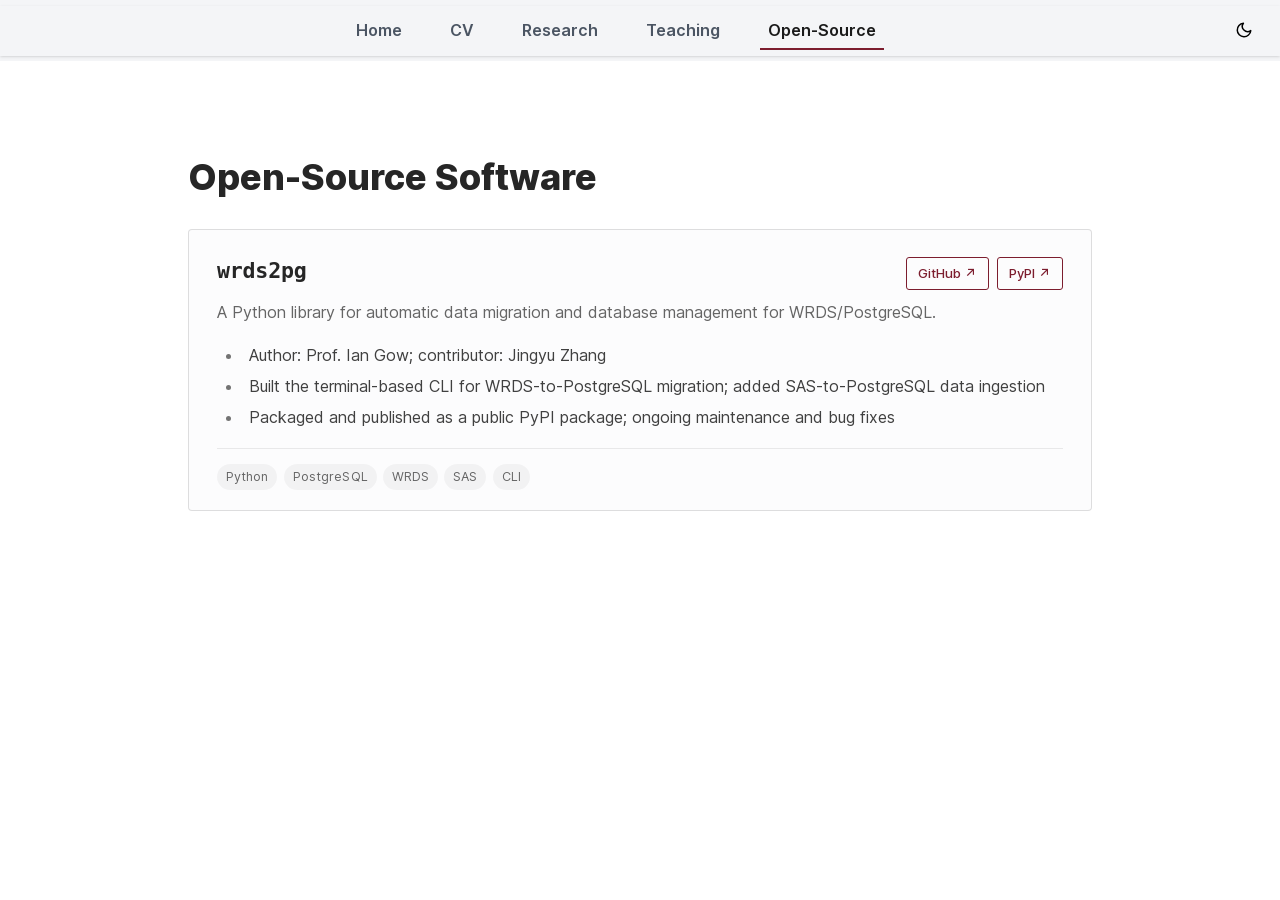
<file: software/index.html>
<!doctype html>
<!-- This site was created with Hugo Blox. https://hugoblox.com -->
<!-- Last Published: November 18, 2026 --><html lang="en-us" dir="ltr"
      data-wc-theme-default="light">
  
<head>
  <meta charset="utf-8" />
  <meta name="viewport" content="width=device-width, initial-scale=1" />
  <meta http-equiv="X-UA-Compatible" content="IE=edge" />
  <meta name="generator" content="Hugo Blox Builder 0.3.2" />

  
  












  
  
  
  
  
  

  

  
  
  
    
  
  <meta name="description" content="Jingyu Zhang, PhD candidate in accounting at the University of Maryland. Research on information and labor markets; entrepreneurship and private capital." />

  
  <link rel="alternate" hreflang="en-us" href="https://jingyuzhang.org/software/" />

  
  
  
  
    
    <link rel="stylesheet" href="/css/themes/red.min.css" />
  

  
  
    
    <link href="/dist/wc.min.05570f1deda629d4e2d77f73534a63aa04471f012db6735c59424372f467db85.css" rel="stylesheet" />
  

  
  
  

  
    
    <link href="/css/custom.min.edd1867327bd90035c74bfb3cfda4da65ae222c5b6920ffb6b8612948a6f936a.css" rel="stylesheet" />
  

  <script>
     
    window.hbb = {
       defaultTheme: document.documentElement.dataset.wcThemeDefault,
       setDarkTheme: () => {
        document.documentElement.classList.add("dark");
        document.documentElement.style.colorScheme = "dark";
      },
       setLightTheme: () => {
        document.documentElement.classList.remove("dark");
        document.documentElement.style.colorScheme = "light";
      }
    }

    console.debug(`Default Hugo Blox Builder theme is ${window.hbb.defaultTheme}`);

    if ("wc-color-theme" in localStorage) {
      localStorage.getItem("wc-color-theme") === "dark" ? window.hbb.setDarkTheme() : window.hbb.setLightTheme();
    } else {
      window.hbb.defaultTheme === "dark" ? window.hbb.setDarkTheme() : window.hbb.setLightTheme();
      if (window.hbb.defaultTheme === "system") {
        window.matchMedia("(prefers-color-scheme: dark)").matches ? window.hbb.setDarkTheme() : window.hbb.setLightTheme();
      }
    }
  </script>

  <script>
    
    document.addEventListener('DOMContentLoaded', function () {
      
      let checkboxes = document.querySelectorAll('li input[type=\'checkbox\'][disabled]');
      checkboxes.forEach(e => {
        e.parentElement.parentElement.classList.add('task-list');
      });

      
      const liNodes = document.querySelectorAll('.task-list li');
      liNodes.forEach(nodes => {
        let textNodes = Array.from(nodes.childNodes).filter(node => node.nodeType === 3 && node.textContent.trim().length > 1);
        if (textNodes.length > 0) {
          const span = document.createElement('label');
          textNodes[0].after(span);  
          span.appendChild(nodes.querySelector('input[type=\'checkbox\']'));
          span.appendChild(textNodes[0]);
        }
      });
    });
  </script>

  
  
  




































  
  
    <link rel="alternate" href="/software/index.xml" type="application/rss+xml" title="Jingyu Zhang" />
  

  
  <link rel="icon" type="image/png" href="/media/icon_hu_a5d3038cf5dd9ac7.png" />
  <link rel="apple-touch-icon" type="image/png" href="/media/icon_hu_e8f87e32b667d1a7.png" />

  <link rel="canonical" href="https://jingyuzhang.org/software/" />

  
  
  
  
  
  
  
  
    
    
  
  

  
  
    
    
  
  <meta property="twitter:card" content="summary" />
  
  <meta property="og:site_name" content="Jingyu Zhang" />
  <meta property="og:url" content="https://jingyuzhang.org/software/" />
  <meta property="og:title" content="Open-Source Software | Jingyu Zhang" />
  <meta property="og:description" content="Jingyu Zhang, PhD candidate in accounting at the University of Maryland. Research on information and labor markets; entrepreneurship and private capital." /><meta property="og:image" content="https://jingyuzhang.org/media/icon_hu_8b792fc0bcdf6699.png" />
    <meta property="twitter:image" content="https://jingyuzhang.org/media/icon_hu_8b792fc0bcdf6699.png" /><meta property="og:locale" content="en-us" />
  
    
  

  




  <title>Open-Source Software | Jingyu Zhang</title>

  
  
  
  
  
    
    
  
  
  <style>
    @font-face {
      font-family: 'Inter var';
      font-style: normal;
      font-weight: 100 900;
      font-display: swap;
      src: url(/dist/font/Inter.var.woff2) format(woff2);
    }
  </style>

  

  
  


  
  
  
  
  
  
  
  



















  
  
  
  
  
  
  
  <script
    defer
    src="/js/hugo-blox-en.min.47736f84e20cae1bb2224dc4605239689e913811575e32b5f86a700ee9d6529d.js"
    integrity="sha256-R3NvhOIMrhuyIk3EYFI5aJ6ROBFXXjK1&#43;GpwDunWUp0="
  ></script>

  
  








  
    
      
      



  

  
  
    <script defer src="https://cloud.umami.is/script.js"
            data-website-id="a2d2952b-00a5-4540-be77-1a033c7bfe99"
            data-domains="jingyuzhang.org"></script>
  

  
  

  
  


      
    
  




</head>

  <body class="dark:bg-hb-dark dark:text-white page-wrapper" id="top">
    <div id="page-bg"></div>
    <div class="page-header sticky top-0 z-30">
      
      
      
        
        
        
          <header id="site-header" class="header">
  <nav class="navbar px-3 flex justify-left">
    <div class="order-0 h-100">
      
      <a class="navbar-brand" href="/" title="Jingyu Zhang">
        
      </a>
    </div>
    
    <input id="nav-toggle" type="checkbox" class="hidden" />
    <label
      for="nav-toggle"
      class="order-3 cursor-pointer flex items-center lg:hidden text-dark dark:text-white lg:order-1">
      <svg id="show-button" class="h-6 fill-current block" viewBox="0 0 20 20">
        <title>Open Menu</title>
        <path d="M0 3h20v2H0V3z m0 6h20v2H0V9z m0 6h20v2H0V0z"></path>
      </svg>
      <svg id="hide-button" class="h-6 fill-current hidden" viewBox="0 0 20 20">
        <title>Close Menu</title>
        <polygon
          points="11 9 22 9 22 11 11 11 11 22 9 22 9 11 -2 11 -2 9 9 9 9 -2 11 -2"
          transform="rotate(45 10 10)"></polygon>
      </svg>
    </label>
    

    
    
    <ul
      id="nav-menu"
      class="navbar-nav order-3 hidden lg:flex w-full pb-6 lg:order-1 lg:w-auto lg:space-x-2 lg:pb-0 xl:space-x-8 justify-left
      ">
      
      
      
      
      
      
      <li class="nav-item">
        <a
          class="nav-link "
          
          href="/"
        >Home</a
        >
      </li>
      
      
      
      
      
      
      <li class="nav-item">
        <a
          class="nav-link "
          
          href="/cv/"
        >CV</a
        >
      </li>
      
      
      
      
      
      
      <li class="nav-item">
        <a
          class="nav-link "
          
          href="/research/"
        >Research</a
        >
      </li>
      
      
      
      
      
      
      <li class="nav-item">
        <a
          class="nav-link "
          
          href="/teaching/"
        >Teaching</a
        >
      </li>
      
      
      
      
      
      
      <li class="nav-item">
        <a
          class="nav-link active"
          
          href="/software/"
        >Open-Source</a
        >
      </li>
      
      
      
    </ul>

    <div class="order-1 ml-auto flex items-center md:order-2 lg:ml-0">

      
      
      

      
      
      <div class="px-3 text-black hover:text-primary-700 dark:text-white dark:hover:text-primary-300
            [&.active]:font-bold [&.active]:text-black/90 dark:[&.active]:text-white">
        <button class="theme-toggle mt-1" accesskey="t" title="appearance">
          <svg id="moon" xmlns="http://www.w3.org/2000/svg" width="24" height="18" viewBox="0 0 24 24"
               fill="none" stroke="currentColor" stroke-width="2" stroke-linecap="round"
               stroke-linejoin="round" class="dark:hidden">
            <path d="M21 12.79A9 9 0 1 1 11.21 3 7 7 0 0 0 21 12.79z"></path>
          </svg>
          <svg id="sun" xmlns="http://www.w3.org/2000/svg" width="24" height="18" viewBox="0 0 24 24"
               fill="none" stroke="currentColor" stroke-width="2" stroke-linecap="round"
               stroke-linejoin="round" class=" dark:block [&:not(dark)]:hidden">
            <circle cx="12" cy="12" r="5"></circle>
            <line x1="12" y1="1" x2="12" y2="3"></line>
            <line x1="12" y1="21" x2="12" y2="23"></line>
            <line x1="4.22" y1="4.22" x2="5.64" y2="5.64"></line>
            <line x1="18.36" y1="18.36" x2="19.78" y2="19.78"></line>
            <line x1="1" y1="12" x2="3" y2="12"></line>
            <line x1="21" y1="12" x2="23" y2="12"></line>
            <line x1="4.22" y1="19.78" x2="5.64" y2="18.36"></line>
            <line x1="18.36" y1="5.64" x2="19.78" y2="4.22"></line>
          </svg>
        </button>
      </div>
      

      
      

      
      
    </div>
  </nav>
</header>



        
      
    </div>
    <div class="page-body  my-10">
      
<article class="page-wrap prose dark:prose-invert">
  <h1>Open-Source Software</h1>
  <div class="sw-card">
  <div class="sw-head">
    <h3 class="sw-name">wrds2pg</h3>
    <span class="sw-links">
      <a class="sw-btn" href="https://github.com/iangow/wrds2pg">GitHub &#8599;</a>
      <a class="sw-btn" href="https://pypi.org/project/wrds2pg/">PyPI &#8599;</a>
    </span>
  </div>
  <p class="sw-tagline">A Python library for automatic data migration and database management for WRDS/PostgreSQL.</p>
  <ul class="sw-points">
    <li>Author: Prof. Ian Gow; contributor: Jingyu Zhang</li>
    <li>Built the terminal-based CLI for WRDS-to-PostgreSQL migration; added SAS-to-PostgreSQL data ingestion</li>
    <li>Packaged and published as a public PyPI package; ongoing maintenance and bug fixes</li>
  </ul>
  <div class="sw-tags">
    <span>Python</span><span>PostgreSQL</span><span>WRDS</span><span>SAS</span><span>CLI</span>
  </div>
</div>

</article>

    </div>
    <div class="page-footer">
      
<footer class="container mx-auto flex flex-col justify-items-center text-sm leading-6 mt-24 mb-4 text-slate-700 dark:text-slate-200">

  












  
  
  
  














  





</footer>

    </div>

    
    











  </body>
</html>
</file>
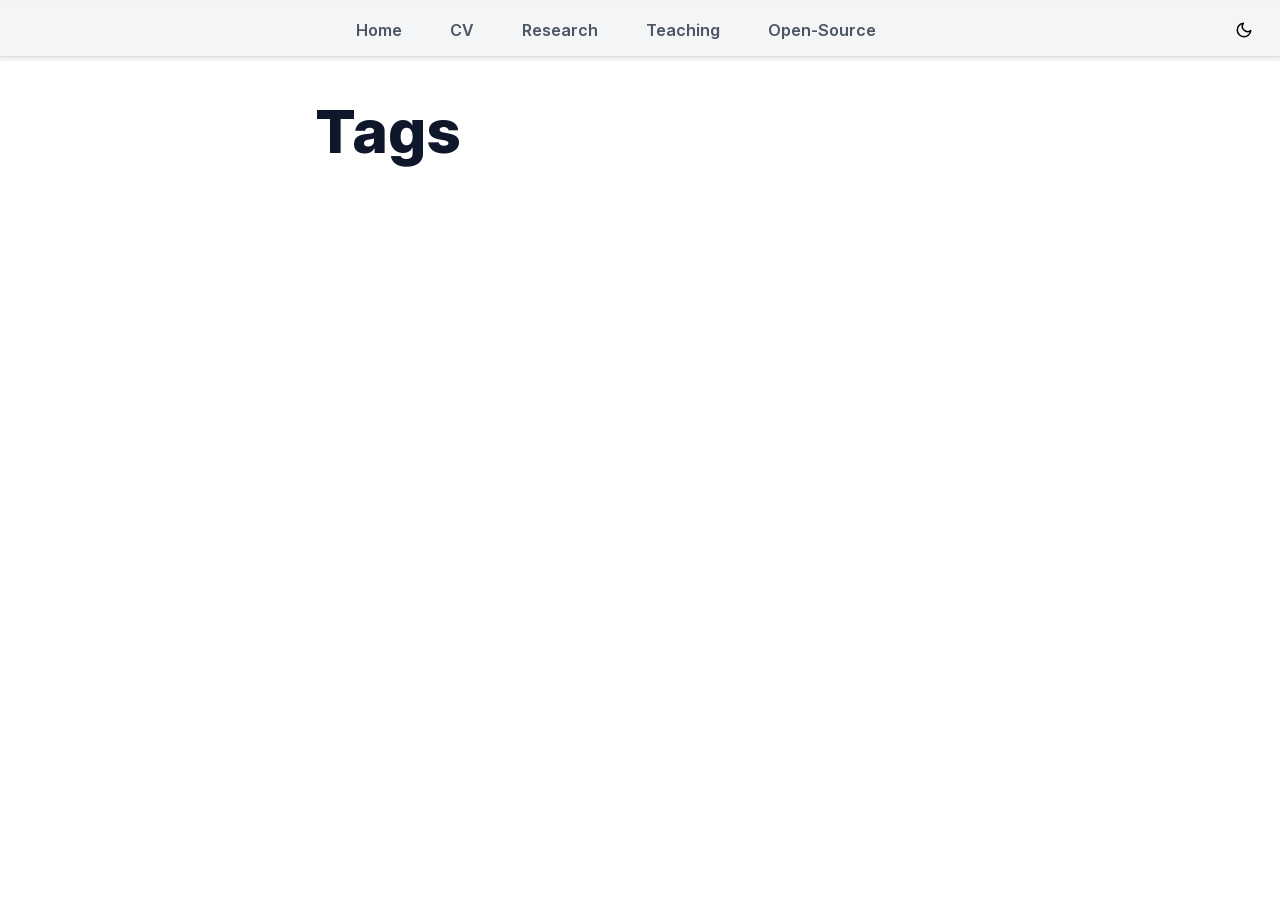
<file: tags/index.html>
<!doctype html>
<!-- This site was created with Hugo Blox. https://hugoblox.com -->
<!-- Last Published: November 18, 2026 --><html lang="en-us" dir="ltr"
      data-wc-theme-default="light">
  
<head>
  <meta charset="utf-8" />
  <meta name="viewport" content="width=device-width, initial-scale=1" />
  <meta http-equiv="X-UA-Compatible" content="IE=edge" />
  <meta name="generator" content="Hugo Blox Builder 0.3.2" />

  
  












  
  
  
  
  
  

  

  
  
  
    
  
  <meta name="description" content="Jingyu Zhang, PhD candidate in accounting at the University of Maryland. Research on information and labor markets; entrepreneurship and private capital." />

  
  <link rel="alternate" hreflang="en-us" href="https://jingyuzhang.org/tags/" />

  
  
  
  
    
    <link rel="stylesheet" href="/css/themes/red.min.css" />
  

  
  
    
    <link href="/dist/wc.min.05570f1deda629d4e2d77f73534a63aa04471f012db6735c59424372f467db85.css" rel="stylesheet" />
  

  
  
  

  
    
    <link href="/css/custom.min.edd1867327bd90035c74bfb3cfda4da65ae222c5b6920ffb6b8612948a6f936a.css" rel="stylesheet" />
  

  <script>
     
    window.hbb = {
       defaultTheme: document.documentElement.dataset.wcThemeDefault,
       setDarkTheme: () => {
        document.documentElement.classList.add("dark");
        document.documentElement.style.colorScheme = "dark";
      },
       setLightTheme: () => {
        document.documentElement.classList.remove("dark");
        document.documentElement.style.colorScheme = "light";
      }
    }

    console.debug(`Default Hugo Blox Builder theme is ${window.hbb.defaultTheme}`);

    if ("wc-color-theme" in localStorage) {
      localStorage.getItem("wc-color-theme") === "dark" ? window.hbb.setDarkTheme() : window.hbb.setLightTheme();
    } else {
      window.hbb.defaultTheme === "dark" ? window.hbb.setDarkTheme() : window.hbb.setLightTheme();
      if (window.hbb.defaultTheme === "system") {
        window.matchMedia("(prefers-color-scheme: dark)").matches ? window.hbb.setDarkTheme() : window.hbb.setLightTheme();
      }
    }
  </script>

  <script>
    
    document.addEventListener('DOMContentLoaded', function () {
      
      let checkboxes = document.querySelectorAll('li input[type=\'checkbox\'][disabled]');
      checkboxes.forEach(e => {
        e.parentElement.parentElement.classList.add('task-list');
      });

      
      const liNodes = document.querySelectorAll('.task-list li');
      liNodes.forEach(nodes => {
        let textNodes = Array.from(nodes.childNodes).filter(node => node.nodeType === 3 && node.textContent.trim().length > 1);
        if (textNodes.length > 0) {
          const span = document.createElement('label');
          textNodes[0].after(span);  
          span.appendChild(nodes.querySelector('input[type=\'checkbox\']'));
          span.appendChild(textNodes[0]);
        }
      });
    });
  </script>

  
  
  




































  
  
    <link rel="alternate" href="/tags/index.xml" type="application/rss+xml" title="Jingyu Zhang" />
  

  
  <link rel="icon" type="image/png" href="/media/icon_hu_a5d3038cf5dd9ac7.png" />
  <link rel="apple-touch-icon" type="image/png" href="/media/icon_hu_e8f87e32b667d1a7.png" />

  <link rel="canonical" href="https://jingyuzhang.org/tags/" />

  
  
  
  
  
  
  
  
    
    
  
  

  
  
    
    
  
  <meta property="twitter:card" content="summary" />
  
  <meta property="og:site_name" content="Jingyu Zhang" />
  <meta property="og:url" content="https://jingyuzhang.org/tags/" />
  <meta property="og:title" content="Tags | Jingyu Zhang" />
  <meta property="og:description" content="Jingyu Zhang, PhD candidate in accounting at the University of Maryland. Research on information and labor markets; entrepreneurship and private capital." /><meta property="og:image" content="https://jingyuzhang.org/media/icon_hu_8b792fc0bcdf6699.png" />
    <meta property="twitter:image" content="https://jingyuzhang.org/media/icon_hu_8b792fc0bcdf6699.png" /><meta property="og:locale" content="en-us" />
  
    
  

  




  <title>Tags | Jingyu Zhang</title>

  
  
  
  
  
    
    
  
  
  <style>
    @font-face {
      font-family: 'Inter var';
      font-style: normal;
      font-weight: 100 900;
      font-display: swap;
      src: url(/dist/font/Inter.var.woff2) format(woff2);
    }
  </style>

  

  
  


  
  
  
  
  
  
  
  



















  
  
  
  
  
  
  
  <script
    defer
    src="/js/hugo-blox-en.min.47736f84e20cae1bb2224dc4605239689e913811575e32b5f86a700ee9d6529d.js"
    integrity="sha256-R3NvhOIMrhuyIk3EYFI5aJ6ROBFXXjK1&#43;GpwDunWUp0="
  ></script>

  
  








  
    
      
      



  

  
  
    <script defer src="https://cloud.umami.is/script.js"
            data-website-id="a2d2952b-00a5-4540-be77-1a033c7bfe99"
            data-domains="jingyuzhang.org"></script>
  

  
  

  
  


      
    
  




</head>

  <body class="dark:bg-hb-dark dark:text-white page-wrapper" id="top">
    <div id="page-bg"></div>
    <div class="page-header sticky top-0 z-30">
      
      
      
        
        
        
          <header id="site-header" class="header">
  <nav class="navbar px-3 flex justify-left">
    <div class="order-0 h-100">
      
      <a class="navbar-brand" href="/" title="Jingyu Zhang">
        
      </a>
    </div>
    
    <input id="nav-toggle" type="checkbox" class="hidden" />
    <label
      for="nav-toggle"
      class="order-3 cursor-pointer flex items-center lg:hidden text-dark dark:text-white lg:order-1">
      <svg id="show-button" class="h-6 fill-current block" viewBox="0 0 20 20">
        <title>Open Menu</title>
        <path d="M0 3h20v2H0V3z m0 6h20v2H0V9z m0 6h20v2H0V0z"></path>
      </svg>
      <svg id="hide-button" class="h-6 fill-current hidden" viewBox="0 0 20 20">
        <title>Close Menu</title>
        <polygon
          points="11 9 22 9 22 11 11 11 11 22 9 22 9 11 -2 11 -2 9 9 9 9 -2 11 -2"
          transform="rotate(45 10 10)"></polygon>
      </svg>
    </label>
    

    
    
    <ul
      id="nav-menu"
      class="navbar-nav order-3 hidden lg:flex w-full pb-6 lg:order-1 lg:w-auto lg:space-x-2 lg:pb-0 xl:space-x-8 justify-left
      ">
      
      
      
      
      
      
      <li class="nav-item">
        <a
          class="nav-link "
          
          href="/"
        >Home</a
        >
      </li>
      
      
      
      
      
      
      <li class="nav-item">
        <a
          class="nav-link "
          
          href="/cv/"
        >CV</a
        >
      </li>
      
      
      
      
      
      
      <li class="nav-item">
        <a
          class="nav-link "
          
          href="/research/"
        >Research</a
        >
      </li>
      
      
      
      
      
      
      <li class="nav-item">
        <a
          class="nav-link "
          
          href="/teaching/"
        >Teaching</a
        >
      </li>
      
      
      
      
      
      
      <li class="nav-item">
        <a
          class="nav-link "
          
          href="/software/"
        >Open-Source</a
        >
      </li>
      
      
      
    </ul>

    <div class="order-1 ml-auto flex items-center md:order-2 lg:ml-0">

      
      
      

      
      
      <div class="px-3 text-black hover:text-primary-700 dark:text-white dark:hover:text-primary-300
            [&.active]:font-bold [&.active]:text-black/90 dark:[&.active]:text-white">
        <button class="theme-toggle mt-1" accesskey="t" title="appearance">
          <svg id="moon" xmlns="http://www.w3.org/2000/svg" width="24" height="18" viewBox="0 0 24 24"
               fill="none" stroke="currentColor" stroke-width="2" stroke-linecap="round"
               stroke-linejoin="round" class="dark:hidden">
            <path d="M21 12.79A9 9 0 1 1 11.21 3 7 7 0 0 0 21 12.79z"></path>
          </svg>
          <svg id="sun" xmlns="http://www.w3.org/2000/svg" width="24" height="18" viewBox="0 0 24 24"
               fill="none" stroke="currentColor" stroke-width="2" stroke-linecap="round"
               stroke-linejoin="round" class=" dark:block [&:not(dark)]:hidden">
            <circle cx="12" cy="12" r="5"></circle>
            <line x1="12" y1="1" x2="12" y2="3"></line>
            <line x1="12" y1="21" x2="12" y2="23"></line>
            <line x1="4.22" y1="4.22" x2="5.64" y2="5.64"></line>
            <line x1="18.36" y1="18.36" x2="19.78" y2="19.78"></line>
            <line x1="1" y1="12" x2="3" y2="12"></line>
            <line x1="21" y1="12" x2="23" y2="12"></line>
            <line x1="4.22" y1="19.78" x2="5.64" y2="18.36"></line>
            <line x1="18.36" y1="5.64" x2="19.78" y2="4.22"></line>
          </svg>
        </button>
      </div>
      

      
      

      
      
    </div>
  </nav>
</header>



        
      
    </div>
    <div class="page-body  my-10">
      

<div class="max-w-prose mx-auto flex justify-left">
  <article class="prose prose-slate lg:prose-xl dark:prose-invert max-w-none">
    <h1 class="lg:text-6xl !mb-4">Tags</h1>
    
  </article>
</div>

<div class="max-w-prose mx-auto my-5">

  <div class="flex flex-row gap-6 flex-wrap">
  </div>

</div>
    </div>
    <div class="page-footer">
      
<footer class="container mx-auto flex flex-col justify-items-center text-sm leading-6 mt-24 mb-4 text-slate-700 dark:text-slate-200">

  












  
  
  
  














  





</footer>

    </div>

    
    











  </body>
</html>
</file>
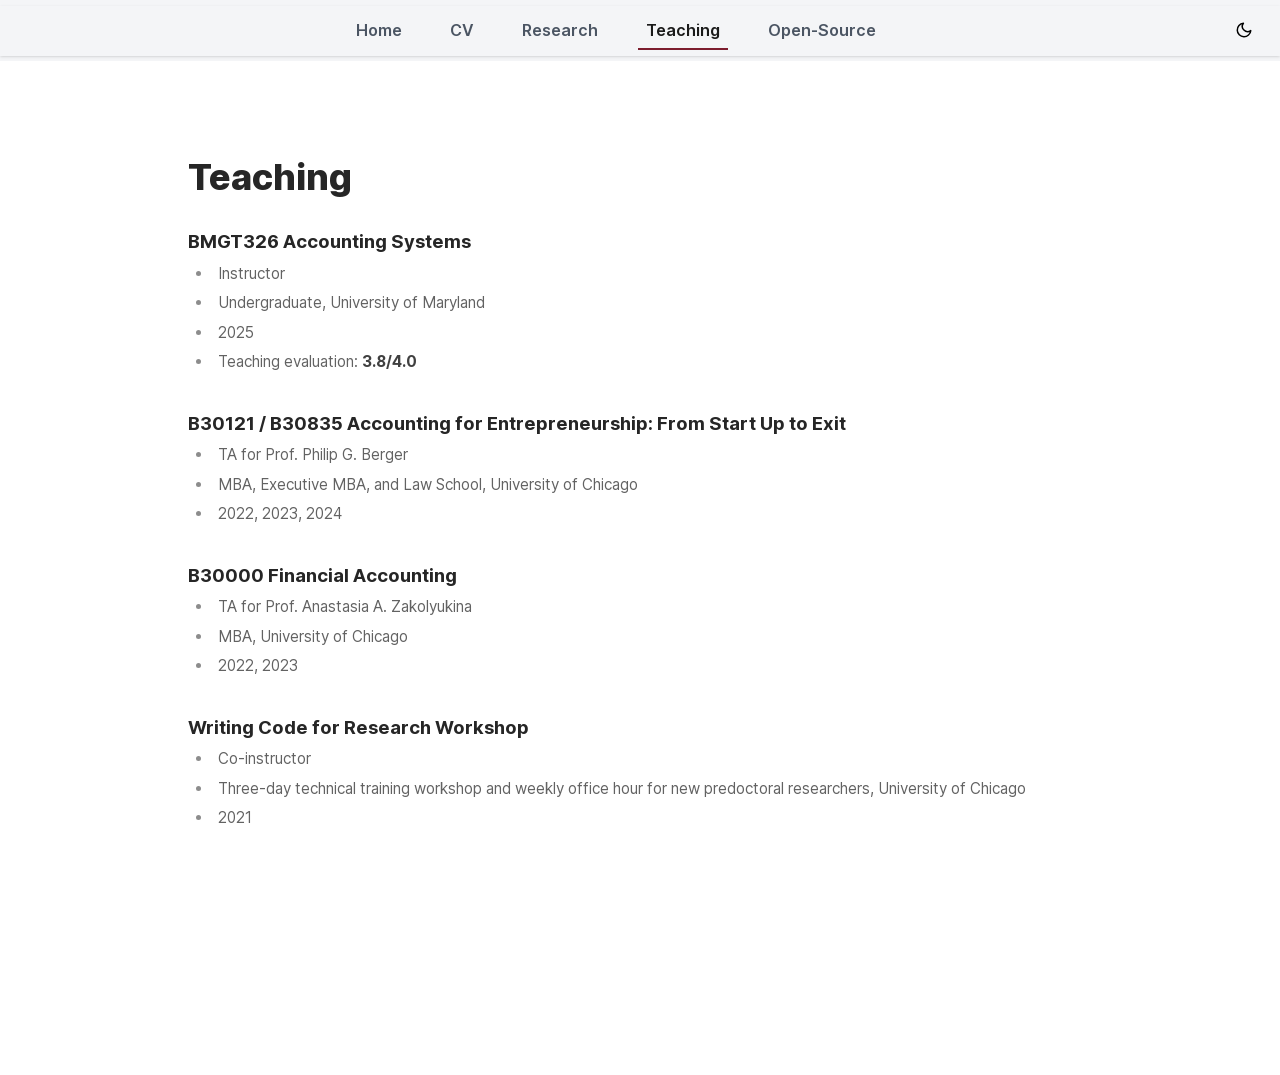
<file: teaching/index.html>
<!doctype html>
<!-- This site was created with Hugo Blox. https://hugoblox.com -->
<!-- Last Published: November 18, 2026 --><html lang="en-us" dir="ltr"
      data-wc-theme-default="light">
  
<head>
  <meta charset="utf-8" />
  <meta name="viewport" content="width=device-width, initial-scale=1" />
  <meta http-equiv="X-UA-Compatible" content="IE=edge" />
  <meta name="generator" content="Hugo Blox Builder 0.3.2" />

  
  












  
  
  
  
  
  

  

  
  
  
    
  
  <meta name="description" content="Jingyu Zhang, PhD candidate in accounting at the University of Maryland. Research on information and labor markets; entrepreneurship and private capital." />

  
  <link rel="alternate" hreflang="en-us" href="https://jingyuzhang.org/teaching/" />

  
  
  
  
    
    <link rel="stylesheet" href="/css/themes/red.min.css" />
  

  
  
    
    <link href="/dist/wc.min.05570f1deda629d4e2d77f73534a63aa04471f012db6735c59424372f467db85.css" rel="stylesheet" />
  

  
  
  

  
    
    <link href="/css/custom.min.edd1867327bd90035c74bfb3cfda4da65ae222c5b6920ffb6b8612948a6f936a.css" rel="stylesheet" />
  

  <script>
     
    window.hbb = {
       defaultTheme: document.documentElement.dataset.wcThemeDefault,
       setDarkTheme: () => {
        document.documentElement.classList.add("dark");
        document.documentElement.style.colorScheme = "dark";
      },
       setLightTheme: () => {
        document.documentElement.classList.remove("dark");
        document.documentElement.style.colorScheme = "light";
      }
    }

    console.debug(`Default Hugo Blox Builder theme is ${window.hbb.defaultTheme}`);

    if ("wc-color-theme" in localStorage) {
      localStorage.getItem("wc-color-theme") === "dark" ? window.hbb.setDarkTheme() : window.hbb.setLightTheme();
    } else {
      window.hbb.defaultTheme === "dark" ? window.hbb.setDarkTheme() : window.hbb.setLightTheme();
      if (window.hbb.defaultTheme === "system") {
        window.matchMedia("(prefers-color-scheme: dark)").matches ? window.hbb.setDarkTheme() : window.hbb.setLightTheme();
      }
    }
  </script>

  <script>
    
    document.addEventListener('DOMContentLoaded', function () {
      
      let checkboxes = document.querySelectorAll('li input[type=\'checkbox\'][disabled]');
      checkboxes.forEach(e => {
        e.parentElement.parentElement.classList.add('task-list');
      });

      
      const liNodes = document.querySelectorAll('.task-list li');
      liNodes.forEach(nodes => {
        let textNodes = Array.from(nodes.childNodes).filter(node => node.nodeType === 3 && node.textContent.trim().length > 1);
        if (textNodes.length > 0) {
          const span = document.createElement('label');
          textNodes[0].after(span);  
          span.appendChild(nodes.querySelector('input[type=\'checkbox\']'));
          span.appendChild(textNodes[0]);
        }
      });
    });
  </script>

  
  
  




































  
  
    <link rel="alternate" href="/teaching/index.xml" type="application/rss+xml" title="Jingyu Zhang" />
  

  
  <link rel="icon" type="image/png" href="/media/icon_hu_a5d3038cf5dd9ac7.png" />
  <link rel="apple-touch-icon" type="image/png" href="/media/icon_hu_e8f87e32b667d1a7.png" />

  <link rel="canonical" href="https://jingyuzhang.org/teaching/" />

  
  
  
  
  
  
  
  
    
    
  
  

  
  
    
    
  
  <meta property="twitter:card" content="summary" />
  
  <meta property="og:site_name" content="Jingyu Zhang" />
  <meta property="og:url" content="https://jingyuzhang.org/teaching/" />
  <meta property="og:title" content="Teaching | Jingyu Zhang" />
  <meta property="og:description" content="Jingyu Zhang, PhD candidate in accounting at the University of Maryland. Research on information and labor markets; entrepreneurship and private capital." /><meta property="og:image" content="https://jingyuzhang.org/media/icon_hu_8b792fc0bcdf6699.png" />
    <meta property="twitter:image" content="https://jingyuzhang.org/media/icon_hu_8b792fc0bcdf6699.png" /><meta property="og:locale" content="en-us" />
  
    
  

  




  <title>Teaching | Jingyu Zhang</title>

  
  
  
  
  
    
    
  
  
  <style>
    @font-face {
      font-family: 'Inter var';
      font-style: normal;
      font-weight: 100 900;
      font-display: swap;
      src: url(/dist/font/Inter.var.woff2) format(woff2);
    }
  </style>

  

  
  


  
  
  
  
  
  
  
  



















  
  
  
  
  
  
  
  <script
    defer
    src="/js/hugo-blox-en.min.47736f84e20cae1bb2224dc4605239689e913811575e32b5f86a700ee9d6529d.js"
    integrity="sha256-R3NvhOIMrhuyIk3EYFI5aJ6ROBFXXjK1&#43;GpwDunWUp0="
  ></script>

  
  








  
    
      
      



  

  
  
    <script defer src="https://cloud.umami.is/script.js"
            data-website-id="a2d2952b-00a5-4540-be77-1a033c7bfe99"
            data-domains="jingyuzhang.org"></script>
  

  
  

  
  


      
    
  




</head>

  <body class="dark:bg-hb-dark dark:text-white page-wrapper" id="top">
    <div id="page-bg"></div>
    <div class="page-header sticky top-0 z-30">
      
      
      
        
        
        
          <header id="site-header" class="header">
  <nav class="navbar px-3 flex justify-left">
    <div class="order-0 h-100">
      
      <a class="navbar-brand" href="/" title="Jingyu Zhang">
        
      </a>
    </div>
    
    <input id="nav-toggle" type="checkbox" class="hidden" />
    <label
      for="nav-toggle"
      class="order-3 cursor-pointer flex items-center lg:hidden text-dark dark:text-white lg:order-1">
      <svg id="show-button" class="h-6 fill-current block" viewBox="0 0 20 20">
        <title>Open Menu</title>
        <path d="M0 3h20v2H0V3z m0 6h20v2H0V9z m0 6h20v2H0V0z"></path>
      </svg>
      <svg id="hide-button" class="h-6 fill-current hidden" viewBox="0 0 20 20">
        <title>Close Menu</title>
        <polygon
          points="11 9 22 9 22 11 11 11 11 22 9 22 9 11 -2 11 -2 9 9 9 9 -2 11 -2"
          transform="rotate(45 10 10)"></polygon>
      </svg>
    </label>
    

    
    
    <ul
      id="nav-menu"
      class="navbar-nav order-3 hidden lg:flex w-full pb-6 lg:order-1 lg:w-auto lg:space-x-2 lg:pb-0 xl:space-x-8 justify-left
      ">
      
      
      
      
      
      
      <li class="nav-item">
        <a
          class="nav-link "
          
          href="/"
        >Home</a
        >
      </li>
      
      
      
      
      
      
      <li class="nav-item">
        <a
          class="nav-link "
          
          href="/cv/"
        >CV</a
        >
      </li>
      
      
      
      
      
      
      <li class="nav-item">
        <a
          class="nav-link "
          
          href="/research/"
        >Research</a
        >
      </li>
      
      
      
      
      
      
      <li class="nav-item">
        <a
          class="nav-link active"
          
          href="/teaching/"
        >Teaching</a
        >
      </li>
      
      
      
      
      
      
      <li class="nav-item">
        <a
          class="nav-link "
          
          href="/software/"
        >Open-Source</a
        >
      </li>
      
      
      
    </ul>

    <div class="order-1 ml-auto flex items-center md:order-2 lg:ml-0">

      
      
      

      
      
      <div class="px-3 text-black hover:text-primary-700 dark:text-white dark:hover:text-primary-300
            [&.active]:font-bold [&.active]:text-black/90 dark:[&.active]:text-white">
        <button class="theme-toggle mt-1" accesskey="t" title="appearance">
          <svg id="moon" xmlns="http://www.w3.org/2000/svg" width="24" height="18" viewBox="0 0 24 24"
               fill="none" stroke="currentColor" stroke-width="2" stroke-linecap="round"
               stroke-linejoin="round" class="dark:hidden">
            <path d="M21 12.79A9 9 0 1 1 11.21 3 7 7 0 0 0 21 12.79z"></path>
          </svg>
          <svg id="sun" xmlns="http://www.w3.org/2000/svg" width="24" height="18" viewBox="0 0 24 24"
               fill="none" stroke="currentColor" stroke-width="2" stroke-linecap="round"
               stroke-linejoin="round" class=" dark:block [&:not(dark)]:hidden">
            <circle cx="12" cy="12" r="5"></circle>
            <line x1="12" y1="1" x2="12" y2="3"></line>
            <line x1="12" y1="21" x2="12" y2="23"></line>
            <line x1="4.22" y1="4.22" x2="5.64" y2="5.64"></line>
            <line x1="18.36" y1="18.36" x2="19.78" y2="19.78"></line>
            <line x1="1" y1="12" x2="3" y2="12"></line>
            <line x1="21" y1="12" x2="23" y2="12"></line>
            <line x1="4.22" y1="19.78" x2="5.64" y2="18.36"></line>
            <line x1="18.36" y1="5.64" x2="19.78" y2="4.22"></line>
          </svg>
        </button>
      </div>
      

      
      

      
      
    </div>
  </nav>
</header>



        
      
    </div>
    <div class="page-body  my-10">
      
<article class="page-wrap prose dark:prose-invert">
  <h1>Teaching</h1>
  <div class="paper">
<h3>BMGT326 Accounting Systems</h3>
<ul>
  <li>Instructor</li>
  <li>Undergraduate, University of Maryland</li>
  <li>2025</li>
  <li>Teaching evaluation: <strong>3.8/4.0</strong></li>
</ul>
</div>
<div class="paper">
<h3>B30121 / B30835 Accounting for Entrepreneurship: From Start Up to Exit</h3>
<ul>
  <li>TA for Prof. Philip G. Berger</li>
  <li>MBA, Executive MBA, and Law School, University of Chicago</li>
  <li>2022, 2023, 2024</li>
</ul>
</div>
<div class="paper">
<h3>B30000 Financial Accounting</h3>
<ul>
  <li>TA for Prof. Anastasia A. Zakolyukina</li>
  <li>MBA, University of Chicago</li>
  <li>2022, 2023</li>
</ul>
</div>
<div class="paper">
<h3>Writing Code for Research Workshop</h3>
<ul>
  <li>Co-instructor</li>
  <li>Three-day technical training workshop and weekly office hour for new predoctoral researchers, University of Chicago</li>
  <li>2021</li>
</ul>
</div>

</article>

    </div>
    <div class="page-footer">
      
<footer class="container mx-auto flex flex-col justify-items-center text-sm leading-6 mt-24 mb-4 text-slate-700 dark:text-slate-200">

  












  
  
  
  














  





</footer>

    </div>

    
    











  </body>
</html>
</file>
<file: css/custom.min.edd1867327bd90035c74bfb3cfda4da65ae222c5b6920ffb6b8612948a6f936a.css>
#site-header.header,.page-header{background-color:#f4f5f7;border-bottom:none;padding-top:.35rem;padding-bottom:.35rem}#site-header .navbar{min-height:0}#site-header .navbar-nav .nav-link{padding-top:.4rem;padding-bottom:.4rem}#site-header .navbar-nav .nav-link{color:#4b5563;border-bottom:2px solid transparent;transition:color .15s ease,border-color .15s ease}#site-header .navbar-nav .nav-link:hover{color:#1a1a1a}#site-header .navbar-nav .nav-link.active{color:#1a1a1a;font-weight:600;border-bottom-color:#7c1d2e}.dark #site-header .navbar-nav .nav-link{color:#a1a1aa}.dark #site-header .navbar-nav .nav-link:hover,.dark #site-header .navbar-nav .nav-link.active{color:#fafafa}.dark #site-header.header,.dark .page-header{background-color:#1f1f23}:root{--color-primary-300:193 106 118;--color-primary-400:168  72  88;--color-primary-500:148  45  63;--color-primary-600:124  29  46;--color-primary-700:102  23  38;--color-primary-800:82  19  31;--color-primary-900:66  16  26}.paper{margin:0 0 2.25rem}.paper h3{margin-bottom:.4rem}.paper ul{margin:.4rem 0 .6rem}.paper li{margin:.15rem 0}.paper details{margin-top:.5rem}.paper details>summary{cursor:pointer;font-weight:600;width:fit-content;list-style:revert}.paper details[open]>summary{margin-bottom:.5rem}.paper .abstract{margin:0}.jmp-abstract{margin-top:.6rem}.sw-card{border:1px solid rgba(0,0,0,.12);border-radius:4px;padding:1.5rem 1.75rem 1.25rem;background:#fcfcfd}.sw-head{display:flex;align-items:baseline;justify-content:space-between;gap:1rem;flex-wrap:wrap}.sw-name{margin:0;font-family:ui-monospace,SFMono-Regular,Menlo,Consolas,monospace;font-size:1.35rem;font-weight:700;letter-spacing:-.01em}.sw-btn{flex:none;padding:.25rem .7rem;border:1px solid;border-radius:3px;font-size:.82rem;text-decoration:none;white-space:nowrap}.sw-btn:hover{text-decoration:none;opacity:.8}.sw-tagline{margin:.5rem 0 0;opacity:.8}.sw-points{margin:.9rem 0 0}.sw-points li{margin:.2rem 0}.sw-tags{margin-top:1.1rem;padding-top:.9rem;border-top:1px solid rgba(0,0,0,8%);display:flex;flex-wrap:wrap;gap:.4rem}.sw-tags span{padding:.15rem .55rem;border-radius:999px;background:rgba(0,0,0,5%);font-size:.78rem;letter-spacing:.01em;opacity:.8}.dark .sw-card{border-color:rgba(255,255,255,.14);background:rgba(255,255,255,3%)}.dark .sw-tags{border-top-color:rgba(255,255,255,.12)}.dark .sw-tags span{background:rgba(255,255,255,8%)}.sw-links{flex:none;display:flex;gap:.45rem}.cv-viewer{position:relative;max-width:60rem;height:min(84vh,980px);background:#3a3a3c;border-radius:2px;overflow:hidden}.cv-scroll{height:100%;overflow-y:auto;padding:1.25rem;display:flex;flex-direction:column;align-items:center;gap:1rem}.cv-scroll img{display:block;width:100%;max-width:46rem;height:auto;background:#fff;box-shadow:0 2px 10px rgba(0,0,0,.35)}.cv-open{position:absolute;top:.55rem;right:.55rem;width:2rem;height:2rem;display:flex;align-items:center;justify-content:center;border-radius:3px;background:rgba(255,255,255,.14);color:#fff;font-size:1rem;text-decoration:none}.cv-open:hover{background:rgba(255,255,255,.26);text-decoration:none}.cv-above{margin:0 0 .9rem;font-size:.95rem;font-weight:600}.page-wrap h2{margin-top:2.6rem;padding-top:.9rem;border-top:1px solid rgba(0,0,0,.12);font-size:1.75rem;font-weight:800;line-height:1.2;letter-spacing:-.01em}.page-wrap h2:first-of-type{border-top:none;padding-top:0}.page-wrap h2:first-of-type{margin-top:1.6rem}.paper h3{font-size:1.15rem;font-weight:700;line-height:1.35}.paper ul{font-size:.95rem}.paper li{opacity:.82}.paper li strong{opacity:1}.dark .page-wrap h2{border-top-color:rgba(255,255,255,.16)}.paper li{line-height:1.6;margin:.32rem 0}.paper li strong{font-weight:700;opacity:1}.paper ul{margin-top:.5rem}.page-wrap{max-width:59.5rem;margin:0 auto;padding:3.5rem 1.5rem}.page-wrap.prose{max-width:59.5rem}.page-wrap>*{max-width:none}.page-wrap h2{margin-top:3rem;padding-top:1.1rem}.page-wrap h2:first-of-type{margin-top:.5rem}.cv-page{position:relative;display:block;width:100%;max-width:46rem}.cv-page img{display:block;width:100%;height:auto;background:#fff;box-shadow:0 2px 10px rgba(0,0,0,.35)}.cv-hit{position:absolute;display:block;border-radius:2px}.cv-hit:hover{background:rgba(124,29,46,.18);outline:1px solid rgba(124,29,46,.45)}
</file>
<file: css/themes/red.min.css>
:root{--color-primary-50:254 242 242;--color-primary-100:254 226 226;--color-primary-200:254 202 202;--color-primary-300:252 165 165;--color-primary-400:248 113 113;--color-primary-500:239 68 68;--color-primary-600:220 38 38;--color-primary-700:185 28 28;--color-primary-800:153 27 27;--color-primary-900:127 29 29;--color-primary-950:69 10 10}
</file>
